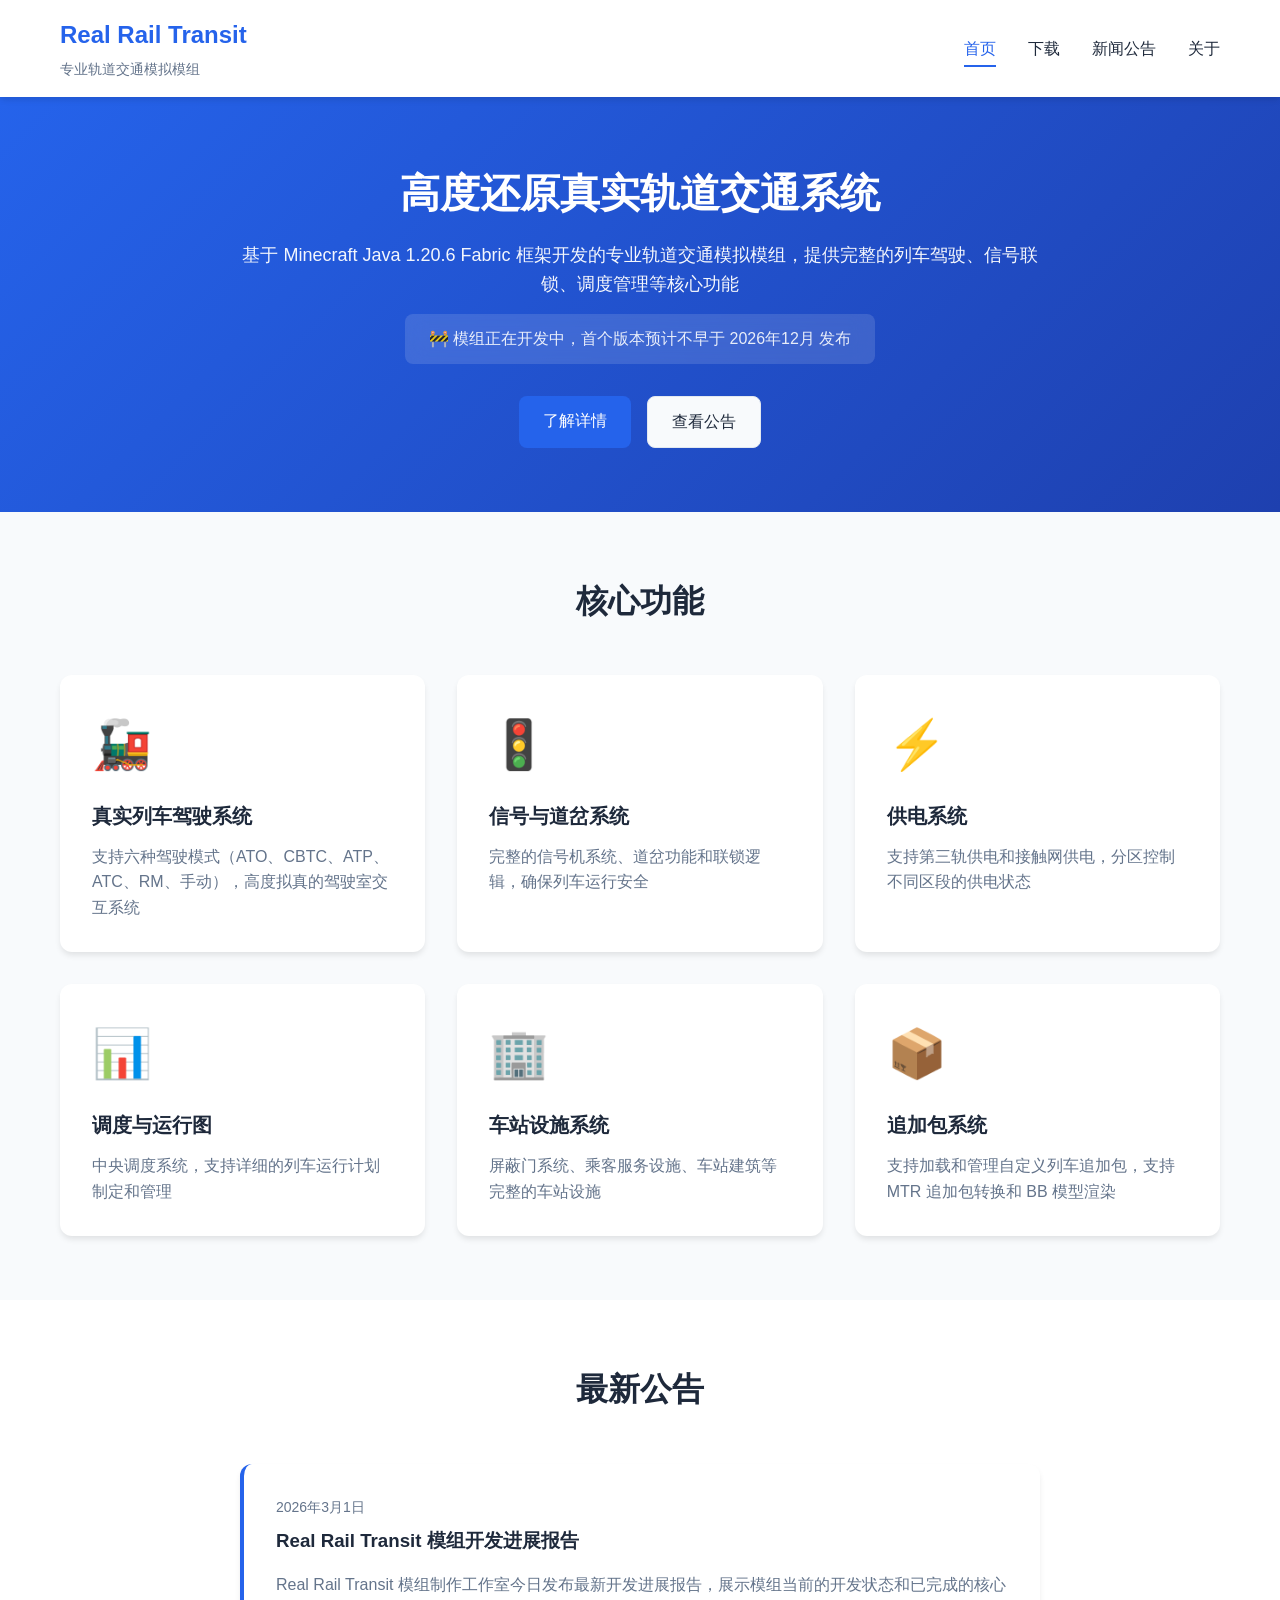
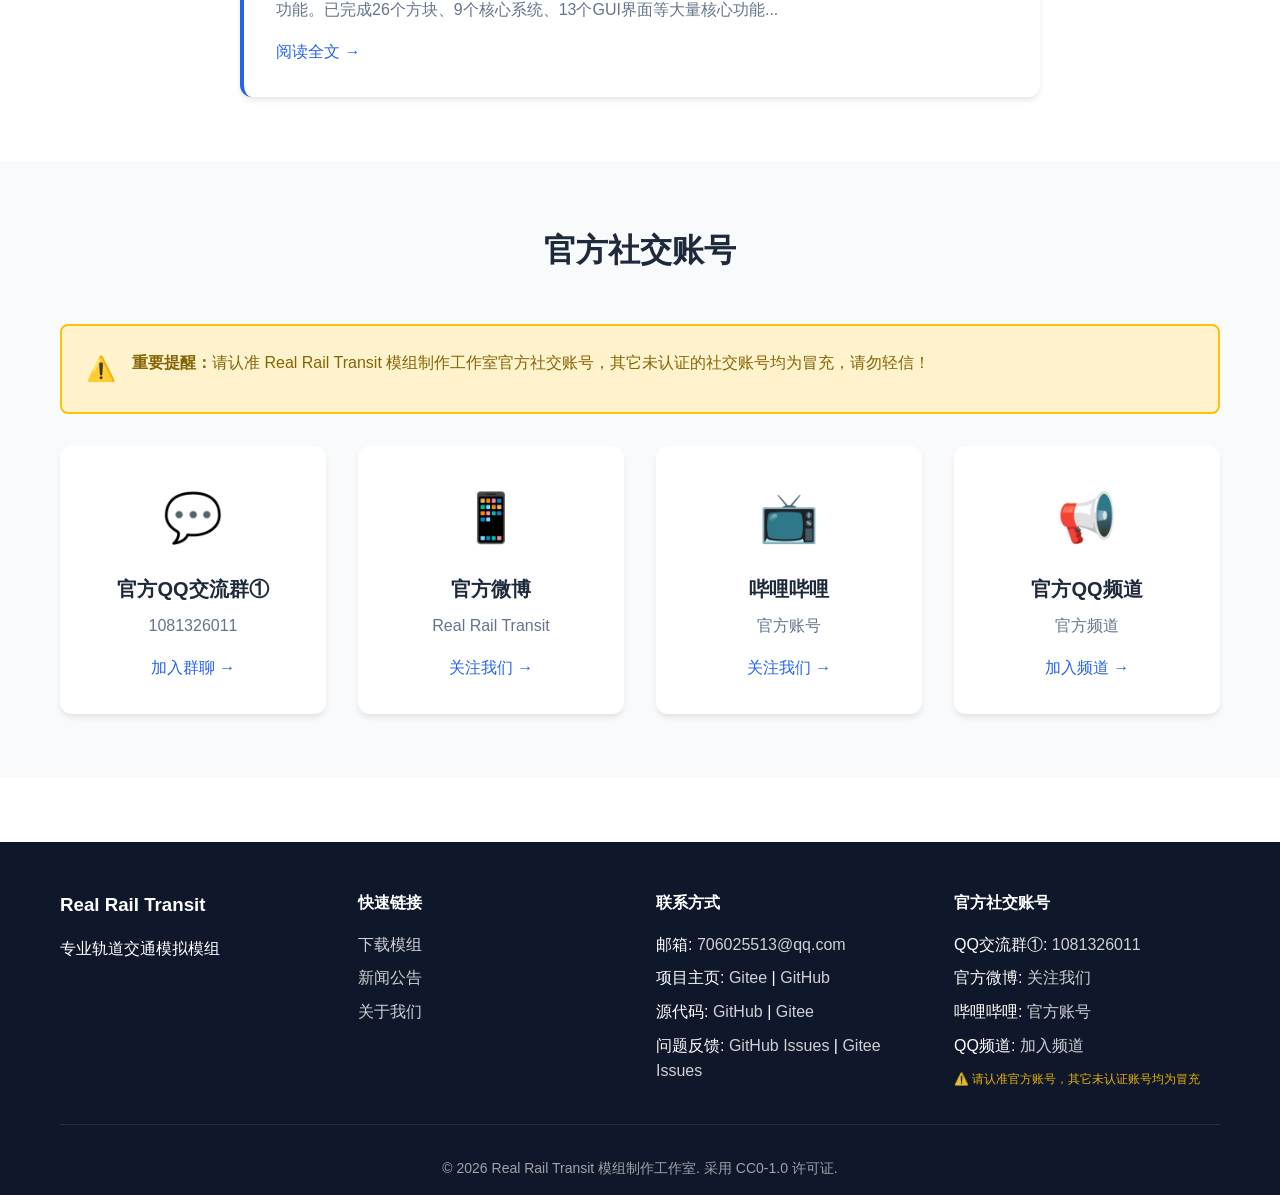
<file: website/index.html>
<!DOCTYPE html>
<html lang="zh-CN">
<head>
    <meta charset="UTF-8">
    <meta name="viewport" content="width=device-width, initial-scale=1.0">
    <title>Real Rail Transit - 专业轨道交通模拟模组</title>
    <link rel="stylesheet" href="css/style.css">
</head>
<body>
    <header class="header">
        <nav class="navbar">
            <div class="container">
                <div class="nav-brand">
                    <h1>Real Rail Transit</h1>
                    <p class="subtitle">专业轨道交通模拟模组</p>
                </div>
                <ul class="nav-menu">
                    <li><a href="index.html" class="active">首页</a></li>
                    <li><a href="download.html">下载</a></li>
                    <li><a href="news.html">新闻公告</a></li>
                    <li><a href="about.html">关于</a></li>
                </ul>
            </div>
        </nav>
    </header>

    <main>
        <section class="hero">
            <div class="container">
                <div class="hero-content">
                    <h2 class="hero-title">高度还原真实轨道交通系统</h2>
                    <p class="hero-description">基于 Minecraft Java 1.20.6 Fabric 框架开发的专业轨道交通模拟模组，提供完整的列车驾驶、信号联锁、调度管理等核心功能</p>
                    <p class="hero-release-info">🚧 模组正在开发中，首个版本预计不早于 2026年12月 发布</p>
                    <div class="hero-buttons">
                        <a href="download.html" class="btn btn-primary">了解详情</a>
                        <a href="news.html" class="btn btn-secondary">查看公告</a>
                    </div>
                </div>
            </div>
        </section>

        <section class="features">
            <div class="container">
                <h2 class="section-title">核心功能</h2>
                <div class="features-grid">
                    <div class="feature-card">
                        <div class="feature-icon">🚂</div>
                        <h3>真实列车驾驶系统</h3>
                        <p>支持六种驾驶模式（ATO、CBTC、ATP、ATC、RM、手动），高度拟真的驾驶室交互系统</p>
                    </div>
                    <div class="feature-card">
                        <div class="feature-icon">🚦</div>
                        <h3>信号与道岔系统</h3>
                        <p>完整的信号机系统、道岔功能和联锁逻辑，确保列车运行安全</p>
                    </div>
                    <div class="feature-card">
                        <div class="feature-icon">⚡</div>
                        <h3>供电系统</h3>
                        <p>支持第三轨供电和接触网供电，分区控制不同区段的供电状态</p>
                    </div>
                    <div class="feature-card">
                        <div class="feature-icon">📊</div>
                        <h3>调度与运行图</h3>
                        <p>中央调度系统，支持详细的列车运行计划制定和管理</p>
                    </div>
                    <div class="feature-card">
                        <div class="feature-icon">🏢</div>
                        <h3>车站设施系统</h3>
                        <p>屏蔽门系统、乘客服务设施、车站建筑等完整的车站设施</p>
                    </div>
                    <div class="feature-card">
                        <div class="feature-icon">📦</div>
                        <h3>追加包系统</h3>
                        <p>支持加载和管理自定义列车追加包，支持 MTR 追加包转换和 BB 模型渲染</p>
                    </div>
                </div>
            </div>
        </section>

        <section class="latest-news">
            <div class="container">
                <h2 class="section-title">最新公告</h2>
                <div class="news-preview">
                    <div class="news-card">
                        <div class="news-date">2026年3月1日</div>
                        <h3><a href="news-development.html">Real Rail Transit 模组开发进展报告</a></h3>
                        <p>Real Rail Transit 模组制作工作室今日发布最新开发进展报告，展示模组当前的开发状态和已完成的核心功能。已完成26个方块、9个核心系统、13个GUI界面等大量核心功能...</p>
                        <a href="news-development.html" class="read-more">阅读全文 →</a>
                    </div>
                </div>
            </div>
        </section>

        <section class="community">
            <div class="container">
                <h2 class="section-title">官方社交账号</h2>
                <div class="official-notice">
                    <div class="notice-icon">⚠️</div>
                    <p><strong>重要提醒：</strong>请认准 Real Rail Transit 模组制作工作室官方社交账号，其它未认证的社交账号均为冒充，请勿轻信！</p>
                </div>
                <div class="community-grid">
                    <a href="https://qm.qq.com/q/1081326011" target="_blank" rel="noopener" class="community-card">
                        <div class="community-icon">💬</div>
                        <h3>官方QQ交流群①</h3>
                        <p>1081326011</p>
                        <span class="community-link">加入群聊 →</span>
                    </a>
                    <a href="https://weibo.com/u/7928929999" target="_blank" rel="noopener" class="community-card">
                        <div class="community-icon">📱</div>
                        <h3>官方微博</h3>
                        <p>Real Rail Transit</p>
                        <span class="community-link">关注我们 →</span>
                    </a>
                    <a href="https://b23.tv/h0zlbkh" target="_blank" rel="noopener" class="community-card">
                        <div class="community-icon">📺</div>
                        <h3>哔哩哔哩</h3>
                        <p>官方账号</p>
                        <span class="community-link">关注我们 →</span>
                    </a>
                    <a href="https://pd.qq.com/s/hk04mn5bi?b=9" target="_blank" rel="noopener" class="community-card">
                        <div class="community-icon">📢</div>
                        <h3>官方QQ频道</h3>
                        <p>官方频道</p>
                        <span class="community-link">加入频道 →</span>
                    </a>
                </div>
            </div>
        </section>
    </main>

    <footer class="footer">
        <div class="container">
            <div class="footer-content">
                <div class="footer-section">
                    <h3>Real Rail Transit</h3>
                    <p>专业轨道交通模拟模组</p>
                </div>
                <div class="footer-section">
                    <h4>快速链接</h4>
                    <ul>
                        <li><a href="download.html">下载模组</a></li>
                        <li><a href="news.html">新闻公告</a></li>
                        <li><a href="about.html">关于我们</a></li>
                    </ul>
                </div>
                <div class="footer-section">
                    <h4>联系方式</h4>
                    <ul>
                        <li>邮箱: <a href="mailto:706025513@qq.com">706025513@qq.com</a></li>
                        <li>项目主页: <a href="https://gitee.com/blkdg/real-rail-transit-mod" target="_blank" rel="noopener">Gitee</a> | <a href="https://github.com/mcjcdsa/Real-Rail-Transit" target="_blank" rel="noopener">GitHub</a></li>
                        <li>源代码: <a href="https://github.com/mcjcdsa/Real-Rail-Transit.git" target="_blank" rel="noopener">GitHub</a> | <a href="https://gitee.com/blkdg/real-rail-transit-mod.git" target="_blank" rel="noopener">Gitee</a></li>
                        <li>问题反馈: <a href="https://github.com/mcjcdsa/Real-Rail-Transit/issues" target="_blank" rel="noopener">GitHub Issues</a> | <a href="https://gitee.com/blkdg/real-rail-transit-mod/issues" target="_blank" rel="noopener">Gitee Issues</a></li>
                    </ul>
                </div>
                <div class="footer-section">
                    <h4>官方社交账号</h4>
                    <ul>
                        <li>QQ交流群①: <a href="https://qm.qq.com/q/1081326011" target="_blank" rel="noopener">1081326011</a></li>
                        <li>官方微博: <a href="https://weibo.com/u/7928929999" target="_blank" rel="noopener">关注我们</a></li>
                        <li>哔哩哔哩: <a href="https://b23.tv/h0zlbkh" target="_blank" rel="noopener">官方账号</a></li>
                        <li>QQ频道: <a href="https://pd.qq.com/s/hk04mn5bi?b=9" target="_blank" rel="noopener">加入频道</a></li>
                    </ul>
                    <p class="footer-notice">⚠️ 请认准官方账号，其它未认证账号均为冒充</p>
                </div>
            </div>
            <div class="footer-bottom">
                <p>&copy; 2026 Real Rail Transit 模组制作工作室. 采用 CC0-1.0 许可证.</p>
            </div>
        </div>
    </footer>
</body>
</html>
</file>
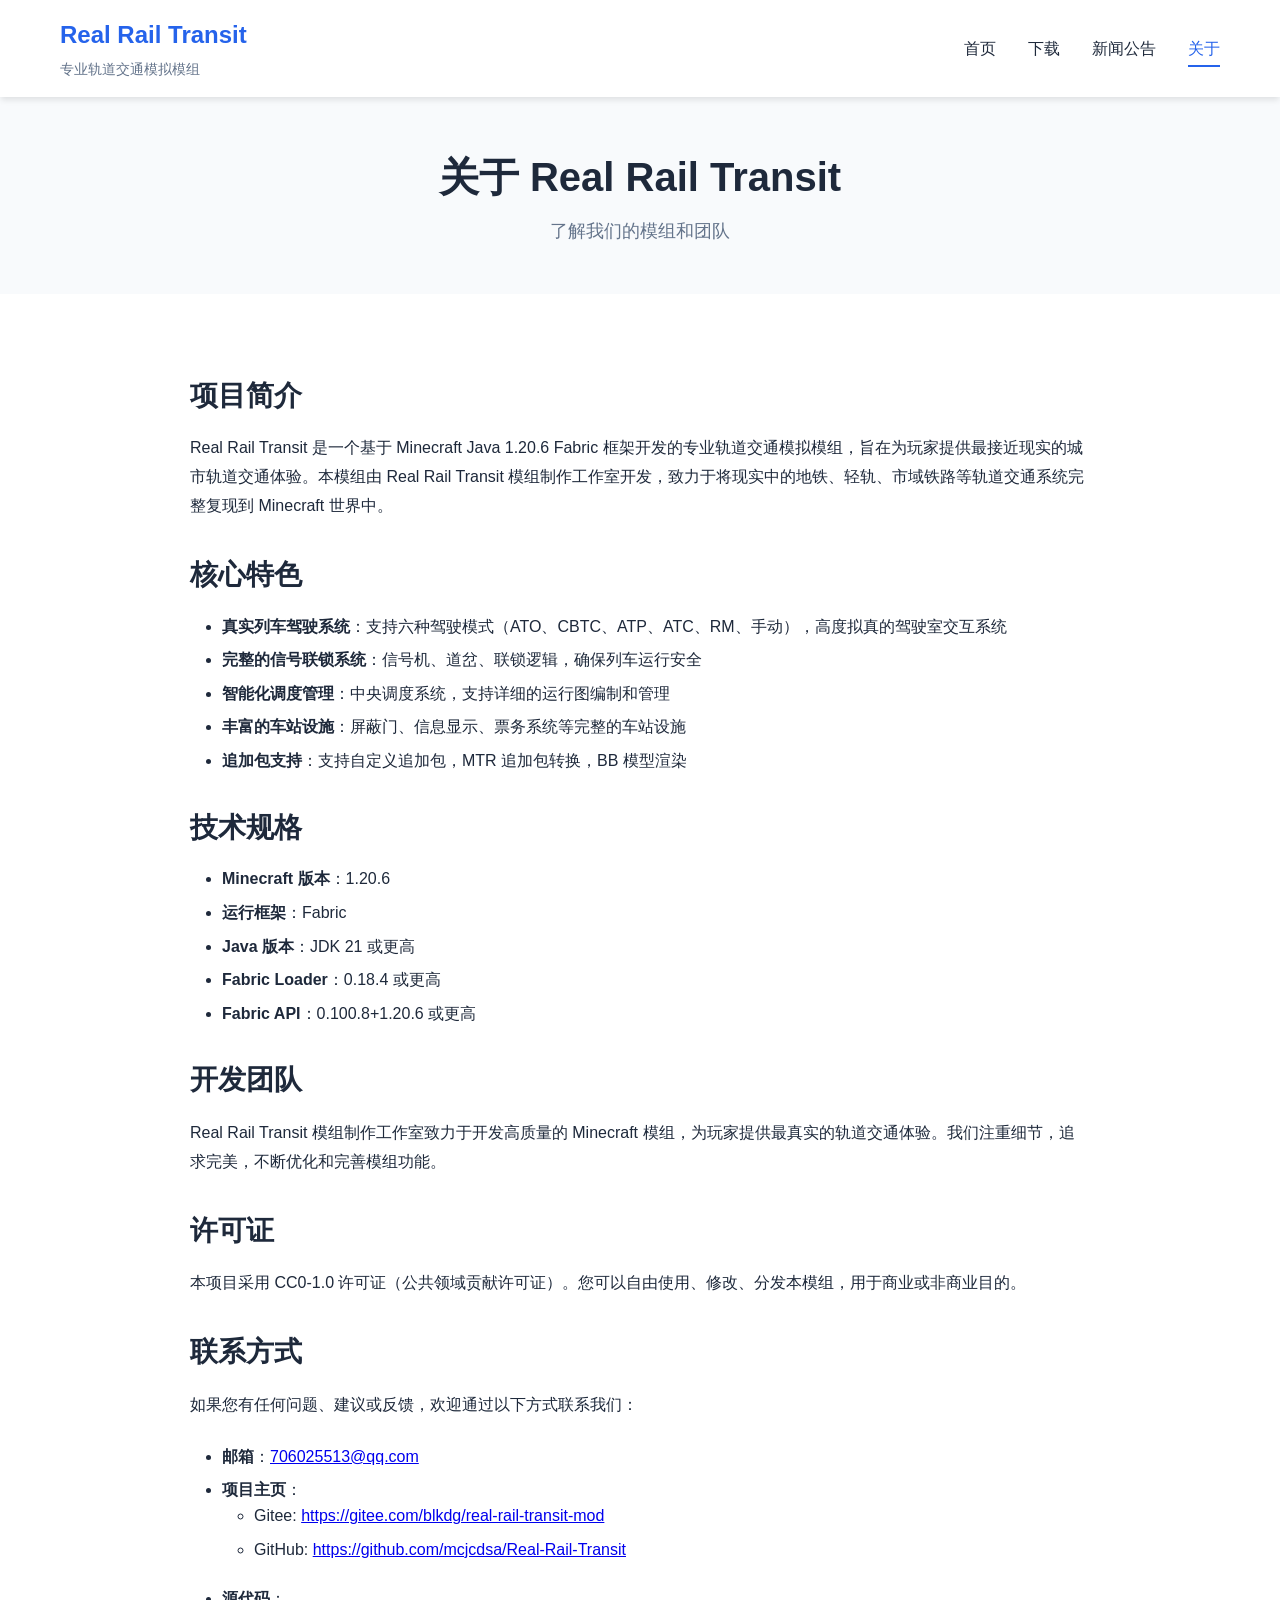
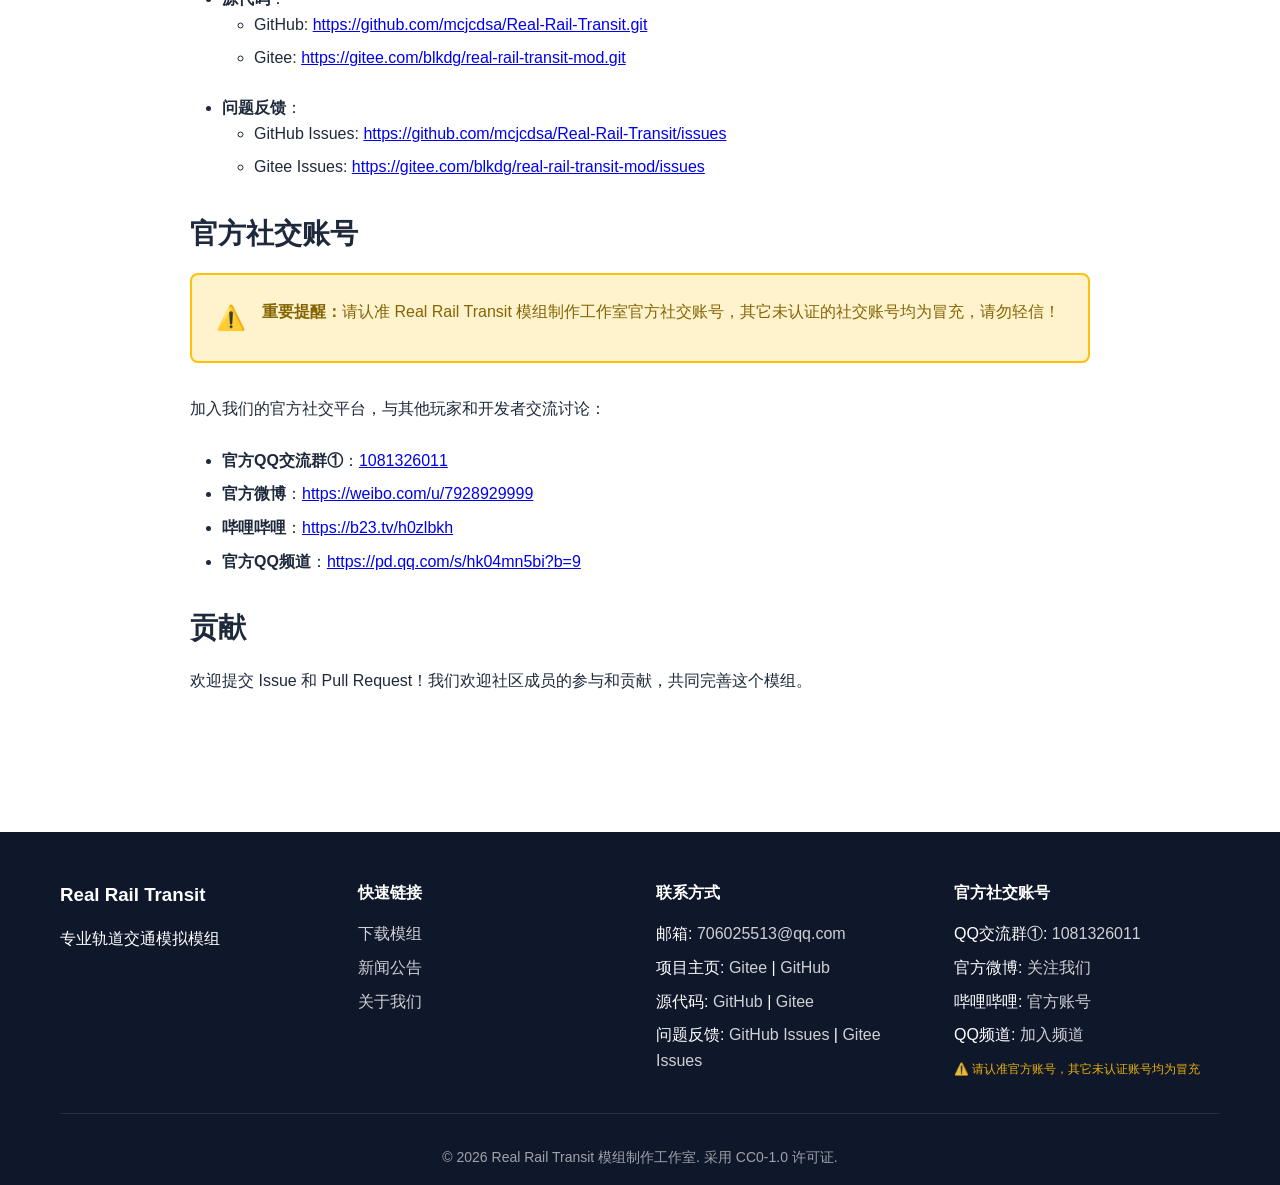
<file: website/about.html>
<!DOCTYPE html>
<html lang="zh-CN">
<head>
    <meta charset="UTF-8">
    <meta name="viewport" content="width=device-width, initial-scale=1.0">
    <title>关于 - Real Rail Transit</title>
    <link rel="stylesheet" href="css/style.css">
</head>
<body>
    <header class="header">
        <nav class="navbar">
            <div class="container">
                <div class="nav-brand">
                    <h1>Real Rail Transit</h1>
                    <p class="subtitle">专业轨道交通模拟模组</p>
                </div>
                <ul class="nav-menu">
                    <li><a href="index.html">首页</a></li>
                    <li><a href="download.html">下载</a></li>
                    <li><a href="news.html">新闻公告</a></li>
                    <li><a href="about.html" class="active">关于</a></li>
                </ul>
            </div>
        </nav>
    </header>

    <main>
        <section class="page-header">
            <div class="container">
                <h1>关于 Real Rail Transit</h1>
                <p>了解我们的模组和团队</p>
            </div>
        </section>

        <section class="about-section">
            <div class="container">
                <div class="about-content">
                    <h2>项目简介</h2>
                    <p>Real Rail Transit 是一个基于 Minecraft Java 1.20.6 Fabric 框架开发的专业轨道交通模拟模组，旨在为玩家提供最接近现实的城市轨道交通体验。本模组由 Real Rail Transit 模组制作工作室开发，致力于将现实中的地铁、轻轨、市域铁路等轨道交通系统完整复现到 Minecraft 世界中。</p>

                    <h2>核心特色</h2>
                    <ul>
                        <li><strong>真实列车驾驶系统</strong>：支持六种驾驶模式（ATO、CBTC、ATP、ATC、RM、手动），高度拟真的驾驶室交互系统</li>
                        <li><strong>完整的信号联锁系统</strong>：信号机、道岔、联锁逻辑，确保列车运行安全</li>
                        <li><strong>智能化调度管理</strong>：中央调度系统，支持详细的运行图编制和管理</li>
                        <li><strong>丰富的车站设施</strong>：屏蔽门、信息显示、票务系统等完整的车站设施</li>
                        <li><strong>追加包支持</strong>：支持自定义追加包，MTR 追加包转换，BB 模型渲染</li>
                    </ul>

                    <h2>技术规格</h2>
                    <ul>
                        <li><strong>Minecraft 版本</strong>：1.20.6</li>
                        <li><strong>运行框架</strong>：Fabric</li>
                        <li><strong>Java 版本</strong>：JDK 21 或更高</li>
                        <li><strong>Fabric Loader</strong>：0.18.4 或更高</li>
                        <li><strong>Fabric API</strong>：0.100.8+1.20.6 或更高</li>
                    </ul>

                    <h2>开发团队</h2>
                    <p>Real Rail Transit 模组制作工作室致力于开发高质量的 Minecraft 模组，为玩家提供最真实的轨道交通体验。我们注重细节，追求完美，不断优化和完善模组功能。</p>

                    <h2>许可证</h2>
                    <p>本项目采用 CC0-1.0 许可证（公共领域贡献许可证）。您可以自由使用、修改、分发本模组，用于商业或非商业目的。</p>

                    <h2>联系方式</h2>
                    <p>如果您有任何问题、建议或反馈，欢迎通过以下方式联系我们：</p>
                    <ul>
                        <li><strong>邮箱</strong>：<a href="mailto:706025513@qq.com">706025513@qq.com</a></li>
                        <li><strong>项目主页</strong>：
                            <ul>
                                <li>Gitee: <a href="https://gitee.com/blkdg/real-rail-transit-mod" target="_blank" rel="noopener">https://gitee.com/blkdg/real-rail-transit-mod</a></li>
                                <li>GitHub: <a href="https://github.com/mcjcdsa/Real-Rail-Transit" target="_blank" rel="noopener">https://github.com/mcjcdsa/Real-Rail-Transit</a></li>
                            </ul>
                        </li>
                        <li><strong>源代码</strong>：
                            <ul>
                                <li>GitHub: <a href="https://github.com/mcjcdsa/Real-Rail-Transit.git" target="_blank" rel="noopener">https://github.com/mcjcdsa/Real-Rail-Transit.git</a></li>
                                <li>Gitee: <a href="https://gitee.com/blkdg/real-rail-transit-mod.git" target="_blank" rel="noopener">https://gitee.com/blkdg/real-rail-transit-mod.git</a></li>
                            </ul>
                        </li>
                        <li><strong>问题反馈</strong>：
                            <ul>
                                <li>GitHub Issues: <a href="https://github.com/mcjcdsa/Real-Rail-Transit/issues" target="_blank" rel="noopener">https://github.com/mcjcdsa/Real-Rail-Transit/issues</a></li>
                                <li>Gitee Issues: <a href="https://gitee.com/blkdg/real-rail-transit-mod/issues" target="_blank" rel="noopener">https://gitee.com/blkdg/real-rail-transit-mod/issues</a></li>
                            </ul>
                        </li>
                    </ul>

                    <h2>官方社交账号</h2>
                    <div class="official-notice">
                        <div class="notice-icon">⚠️</div>
                        <p><strong>重要提醒：</strong>请认准 Real Rail Transit 模组制作工作室官方社交账号，其它未认证的社交账号均为冒充，请勿轻信！</p>
                    </div>
                    <p>加入我们的官方社交平台，与其他玩家和开发者交流讨论：</p>
                    <ul>
                        <li><strong>官方QQ交流群①</strong>：<a href="https://qm.qq.com/q/1081326011" target="_blank" rel="noopener">1081326011</a></li>
                        <li><strong>官方微博</strong>：<a href="https://weibo.com/u/7928929999" target="_blank" rel="noopener">https://weibo.com/u/7928929999</a></li>
                        <li><strong>哔哩哔哩</strong>：<a href="https://b23.tv/h0zlbkh" target="_blank" rel="noopener">https://b23.tv/h0zlbkh</a></li>
                        <li><strong>官方QQ频道</strong>：<a href="https://pd.qq.com/s/hk04mn5bi?b=9" target="_blank" rel="noopener">https://pd.qq.com/s/hk04mn5bi?b=9</a></li>
                    </ul>

                    <h2>贡献</h2>
                    <p>欢迎提交 Issue 和 Pull Request！我们欢迎社区成员的参与和贡献，共同完善这个模组。</p>
                </div>
            </div>
        </section>
    </main>

    <footer class="footer">
        <div class="container">
            <div class="footer-content">
                <div class="footer-section">
                    <h3>Real Rail Transit</h3>
                    <p>专业轨道交通模拟模组</p>
                </div>
                <div class="footer-section">
                    <h4>快速链接</h4>
                    <ul>
                        <li><a href="download.html">下载模组</a></li>
                        <li><a href="news.html">新闻公告</a></li>
                        <li><a href="about.html">关于我们</a></li>
                    </ul>
                </div>
                <div class="footer-section">
                    <h4>联系方式</h4>
                    <ul>
                        <li>邮箱: <a href="mailto:706025513@qq.com">706025513@qq.com</a></li>
                        <li>项目主页: <a href="https://gitee.com/blkdg/real-rail-transit-mod" target="_blank" rel="noopener">Gitee</a> | <a href="https://github.com/mcjcdsa/Real-Rail-Transit" target="_blank" rel="noopener">GitHub</a></li>
                        <li>源代码: <a href="https://github.com/mcjcdsa/Real-Rail-Transit.git" target="_blank" rel="noopener">GitHub</a> | <a href="https://gitee.com/blkdg/real-rail-transit-mod.git" target="_blank" rel="noopener">Gitee</a></li>
                        <li>问题反馈: <a href="https://github.com/mcjcdsa/Real-Rail-Transit/issues" target="_blank" rel="noopener">GitHub Issues</a> | <a href="https://gitee.com/blkdg/real-rail-transit-mod/issues" target="_blank" rel="noopener">Gitee Issues</a></li>
                    </ul>
                </div>
                <div class="footer-section">
                    <h4>官方社交账号</h4>
                    <ul>
                        <li>QQ交流群①: <a href="https://qm.qq.com/q/1081326011" target="_blank" rel="noopener">1081326011</a></li>
                        <li>官方微博: <a href="https://weibo.com/u/7928929999" target="_blank" rel="noopener">关注我们</a></li>
                        <li>哔哩哔哩: <a href="https://b23.tv/h0zlbkh" target="_blank" rel="noopener">官方账号</a></li>
                        <li>QQ频道: <a href="https://pd.qq.com/s/hk04mn5bi?b=9" target="_blank" rel="noopener">加入频道</a></li>
                    </ul>
                    <p class="footer-notice">⚠️ 请认准官方账号，其它未认证账号均为冒充</p>
                </div>
            </div>
            <div class="footer-bottom">
                <p>&copy; 2026 Real Rail Transit 模组制作工作室. 采用 CC0-1.0 许可证.</p>
            </div>
        </div>
    </footer>
</body>
</html>
</file>
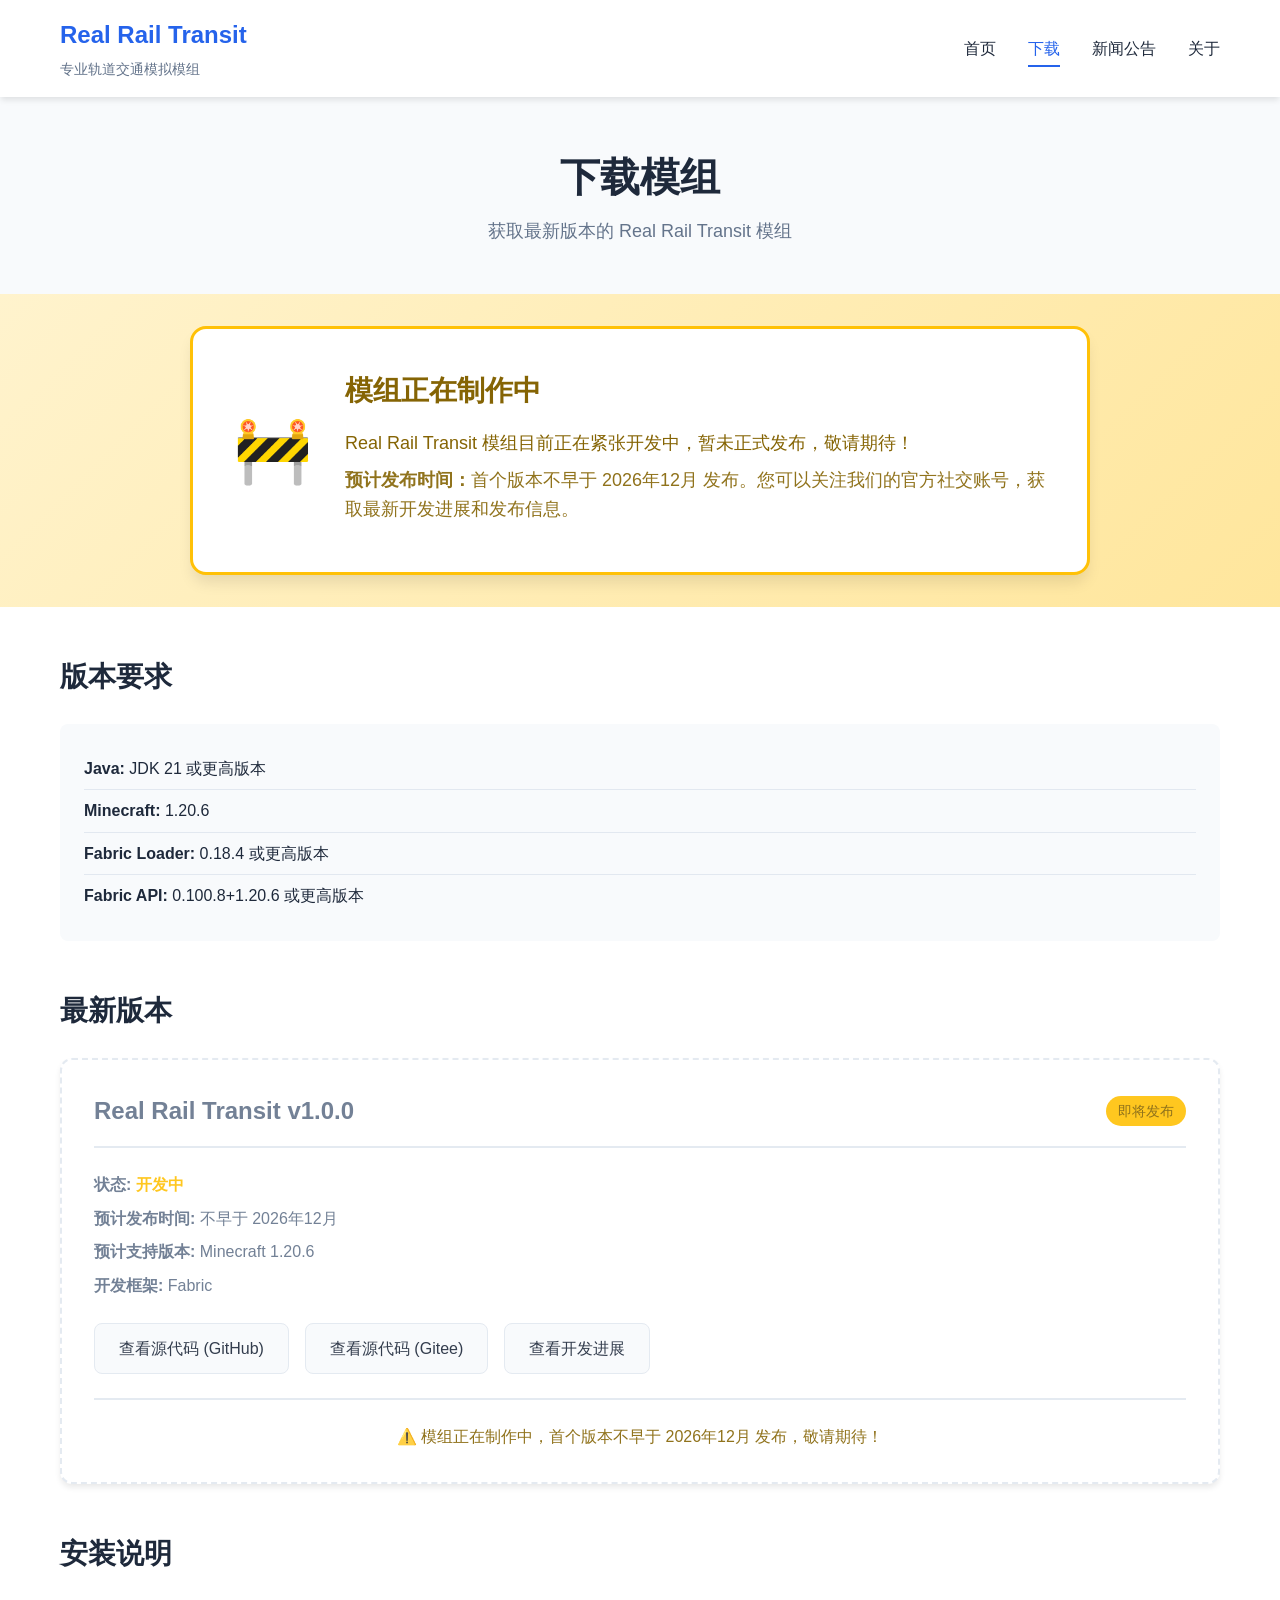
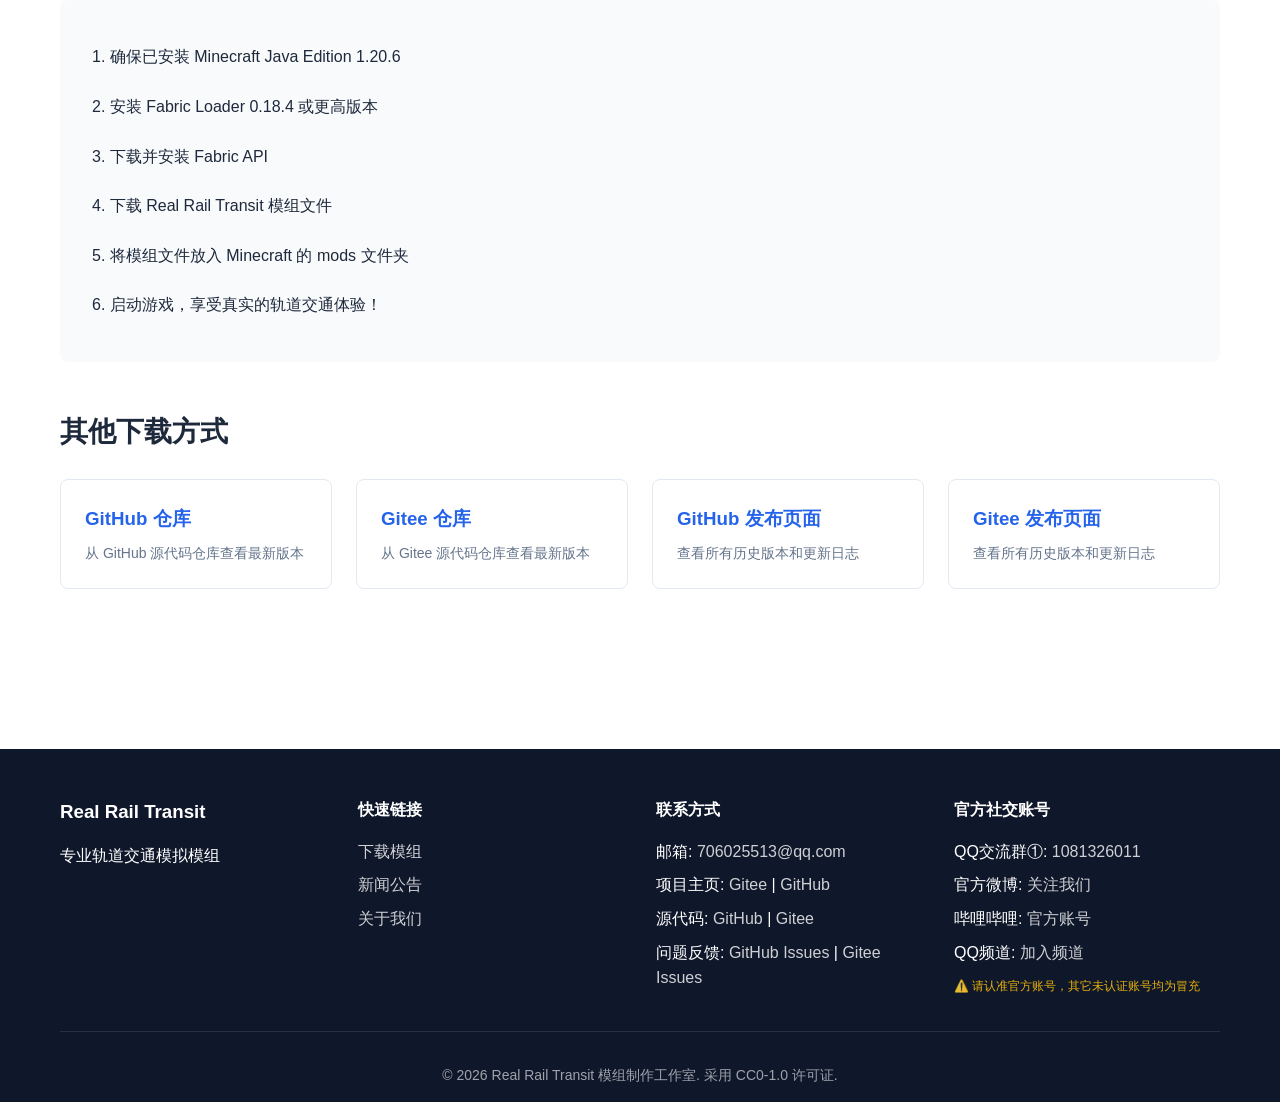
<file: website/download.html>
<!DOCTYPE html>
<html lang="zh-CN">
<head>
    <meta charset="UTF-8">
    <meta name="viewport" content="width=device-width, initial-scale=1.0">
    <title>下载 - Real Rail Transit</title>
    <link rel="stylesheet" href="css/style.css">
</head>
<body>
    <header class="header">
        <nav class="navbar">
            <div class="container">
                <div class="nav-brand">
                    <h1>Real Rail Transit</h1>
                    <p class="subtitle">专业轨道交通模拟模组</p>
                </div>
                <ul class="nav-menu">
                    <li><a href="index.html">首页</a></li>
                    <li><a href="download.html" class="active">下载</a></li>
                    <li><a href="news.html">新闻公告</a></li>
                    <li><a href="about.html">关于</a></li>
                </ul>
            </div>
        </nav>
    </header>

    <main>
        <section class="page-header">
            <div class="container">
                <h1>下载模组</h1>
                <p>获取最新版本的 Real Rail Transit 模组</p>
            </div>
        </section>

        <section class="download-notice-section">
            <div class="container">
                <div class="download-notice">
                    <div class="notice-icon-large">🚧</div>
                    <div class="notice-content">
                        <h2>模组正在制作中</h2>
                        <p>Real Rail Transit 模组目前正在紧张开发中，暂未正式发布，敬请期待！</p>
                        <p class="notice-sub"><strong>预计发布时间：</strong>首个版本不早于 2026年12月 发布。您可以关注我们的官方社交账号，获取最新开发进展和发布信息。</p>
                    </div>
                </div>
            </div>
        </section>

        <section class="download-section">
            <div class="container">
                <div class="download-info">
                    <h2>版本要求</h2>
                    <ul class="requirements-list">
                        <li><strong>Java:</strong> JDK 21 或更高版本</li>
                        <li><strong>Minecraft:</strong> 1.20.6</li>
                        <li><strong>Fabric Loader:</strong> 0.18.4 或更高版本</li>
                        <li><strong>Fabric API:</strong> 0.100.8+1.20.6 或更高版本</li>
                    </ul>
                </div>

                <div class="download-version">
                    <h2>最新版本</h2>
                    <div class="version-card version-card-disabled">
                        <div class="version-header">
                            <h3>Real Rail Transit v1.0.0</h3>
                            <span class="version-badge version-badge-coming">即将发布</span>
                        </div>
                        <div class="version-info">
                            <p><strong>状态:</strong> <span class="status-text">开发中</span></p>
                            <p><strong>预计发布时间:</strong> 不早于 2026年12月</p>
                            <p><strong>预计支持版本:</strong> Minecraft 1.20.6</p>
                            <p><strong>开发框架:</strong> Fabric</p>
                        </div>
                        <div class="version-actions">
                            <a href="https://github.com/mcjcdsa/Real-Rail-Transit" target="_blank" rel="noopener" class="btn btn-secondary">查看源代码 (GitHub)</a>
                            <a href="https://gitee.com/blkdg/real-rail-transit-mod" target="_blank" rel="noopener" class="btn btn-secondary">查看源代码 (Gitee)</a>
                            <a href="news.html" class="btn btn-secondary">查看开发进展</a>
                        </div>
                        <div class="version-notice">
                            <p>⚠️ 模组正在制作中，首个版本不早于 2026年12月 发布，敬请期待！</p>
                        </div>
                    </div>
                </div>

                <div class="download-instructions">
                    <h2>安装说明</h2>
                    <ol class="instructions-list">
                        <li>确保已安装 Minecraft Java Edition 1.20.6</li>
                        <li>安装 Fabric Loader 0.18.4 或更高版本</li>
                        <li>下载并安装 Fabric API</li>
                        <li>下载 Real Rail Transit 模组文件</li>
                        <li>将模组文件放入 Minecraft 的 mods 文件夹</li>
                        <li>启动游戏，享受真实的轨道交通体验！</li>
                    </ol>
                </div>

                <div class="download-alternative">
                    <h2>其他下载方式</h2>
                    <div class="alternative-links">
                        <a href="https://github.com/mcjcdsa/Real-Rail-Transit" target="_blank" rel="noopener" class="link-card">
                            <h3>GitHub 仓库</h3>
                            <p>从 GitHub 源代码仓库查看最新版本</p>
                        </a>
                        <a href="https://gitee.com/blkdg/real-rail-transit-mod" target="_blank" rel="noopener" class="link-card">
                            <h3>Gitee 仓库</h3>
                            <p>从 Gitee 源代码仓库查看最新版本</p>
                        </a>
                        <a href="https://github.com/mcjcdsa/Real-Rail-Transit/releases" target="_blank" rel="noopener" class="link-card">
                            <h3>GitHub 发布页面</h3>
                            <p>查看所有历史版本和更新日志</p>
                        </a>
                        <a href="https://gitee.com/blkdg/real-rail-transit-mod/releases" target="_blank" rel="noopener" class="link-card">
                            <h3>Gitee 发布页面</h3>
                            <p>查看所有历史版本和更新日志</p>
                        </a>
                    </div>
                </div>
            </div>
        </section>
    </main>

    <footer class="footer">
        <div class="container">
            <div class="footer-content">
                <div class="footer-section">
                    <h3>Real Rail Transit</h3>
                    <p>专业轨道交通模拟模组</p>
                </div>
                <div class="footer-section">
                    <h4>快速链接</h4>
                    <ul>
                        <li><a href="download.html">下载模组</a></li>
                        <li><a href="news.html">新闻公告</a></li>
                        <li><a href="about.html">关于我们</a></li>
                    </ul>
                </div>
                <div class="footer-section">
                    <h4>联系方式</h4>
                    <ul>
                        <li>邮箱: <a href="mailto:706025513@qq.com">706025513@qq.com</a></li>
                        <li>项目主页: <a href="https://gitee.com/blkdg/real-rail-transit-mod" target="_blank" rel="noopener">Gitee</a> | <a href="https://github.com/mcjcdsa/Real-Rail-Transit" target="_blank" rel="noopener">GitHub</a></li>
                        <li>源代码: <a href="https://github.com/mcjcdsa/Real-Rail-Transit.git" target="_blank" rel="noopener">GitHub</a> | <a href="https://gitee.com/blkdg/real-rail-transit-mod.git" target="_blank" rel="noopener">Gitee</a></li>
                        <li>问题反馈: <a href="https://github.com/mcjcdsa/Real-Rail-Transit/issues" target="_blank" rel="noopener">GitHub Issues</a> | <a href="https://gitee.com/blkdg/real-rail-transit-mod/issues" target="_blank" rel="noopener">Gitee Issues</a></li>
                    </ul>
                </div>
                <div class="footer-section">
                    <h4>官方社交账号</h4>
                    <ul>
                        <li>QQ交流群①: <a href="https://qm.qq.com/q/1081326011" target="_blank" rel="noopener">1081326011</a></li>
                        <li>官方微博: <a href="https://weibo.com/u/7928929999" target="_blank" rel="noopener">关注我们</a></li>
                        <li>哔哩哔哩: <a href="https://b23.tv/h0zlbkh" target="_blank" rel="noopener">官方账号</a></li>
                        <li>QQ频道: <a href="https://pd.qq.com/s/hk04mn5bi?b=9" target="_blank" rel="noopener">加入频道</a></li>
                    </ul>
                    <p class="footer-notice">⚠️ 请认准官方账号，其它未认证账号均为冒充</p>
                </div>
            </div>
            <div class="footer-bottom">
                <p>&copy; 2026 Real Rail Transit 模组制作工作室. 采用 CC0-1.0 许可证.</p>
            </div>
        </div>
    </footer>
</body>
</html>
</file>
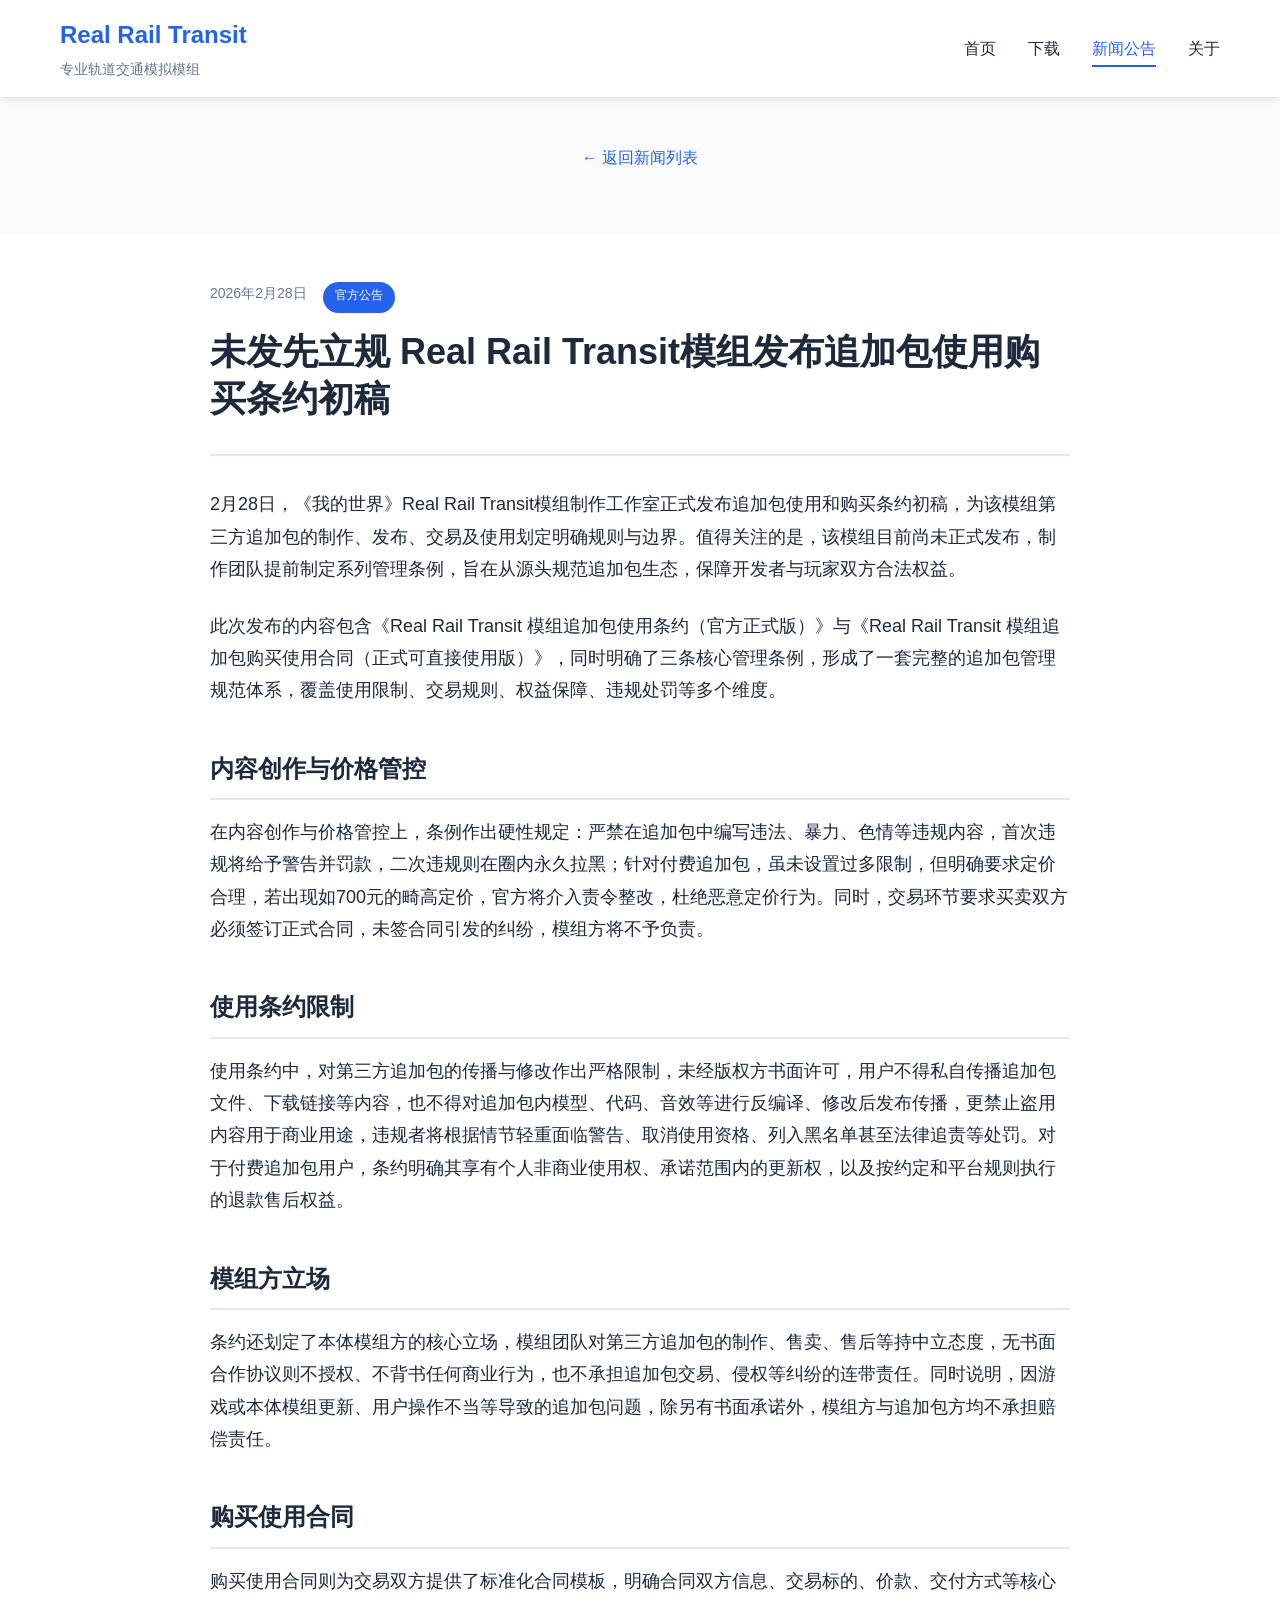
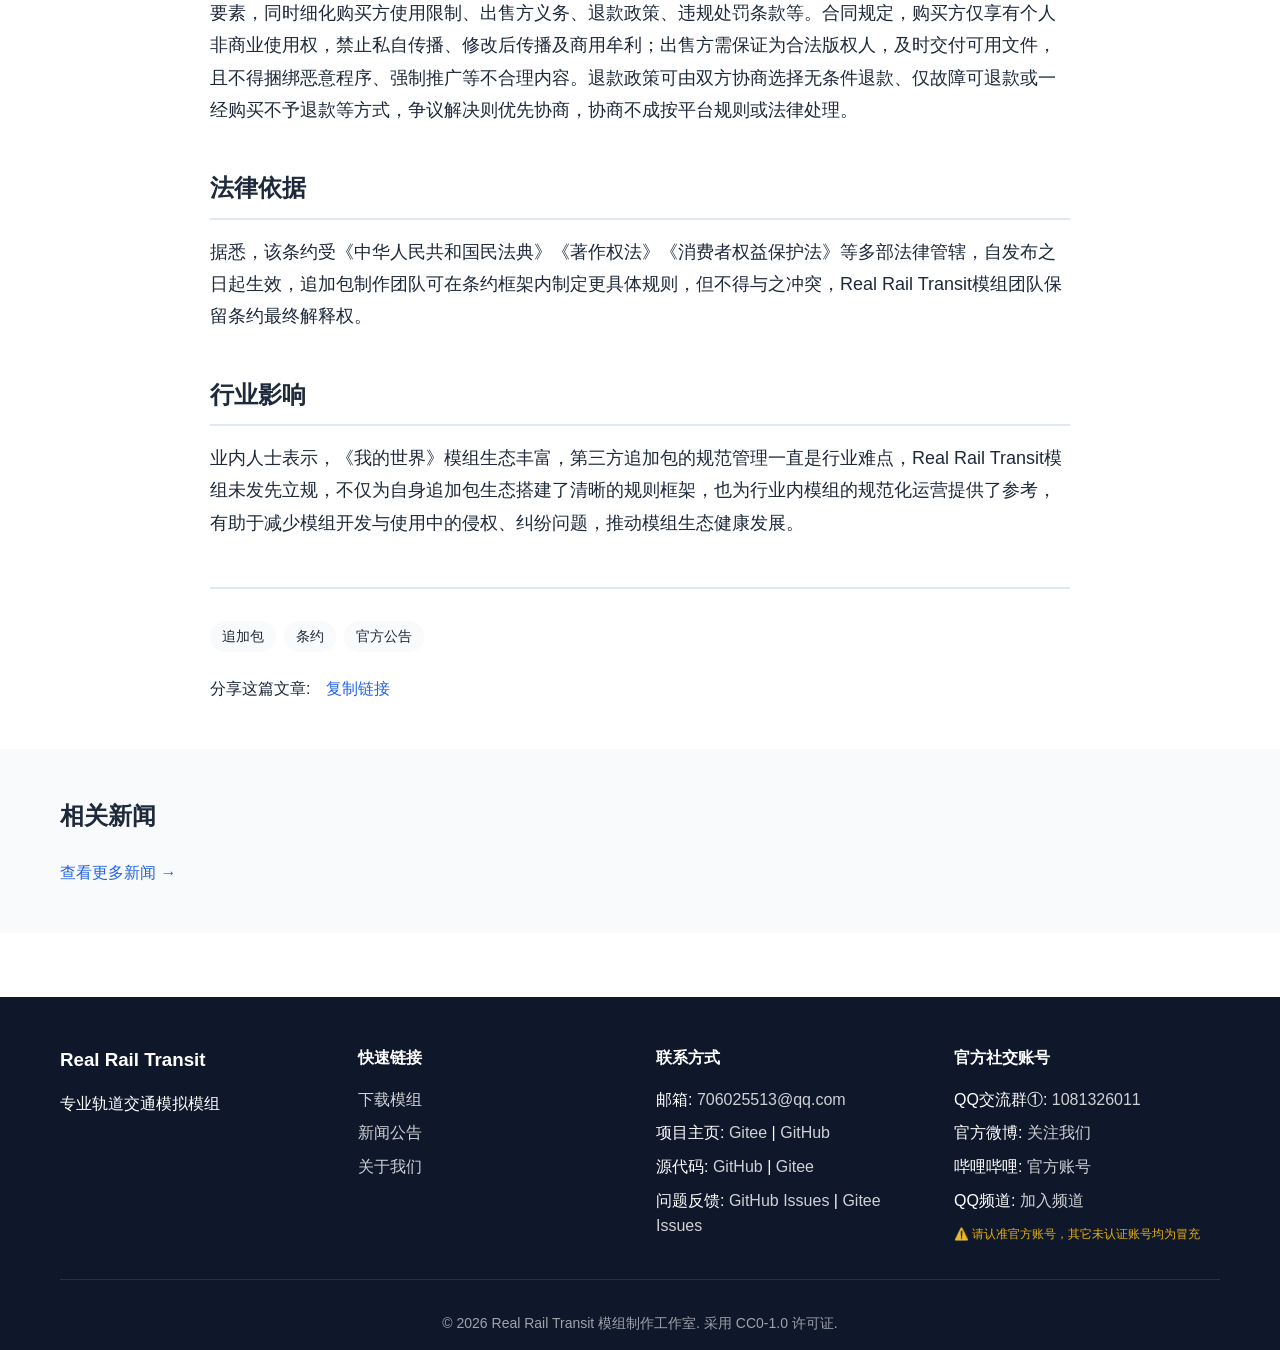
<file: website/news-detail.html>
<!DOCTYPE html>
<html lang="zh-CN">
<head>
    <meta charset="UTF-8">
    <meta name="viewport" content="width=device-width, initial-scale=1.0">
    <title>未发先立规 Real Rail Transit模组发布追加包使用购买条约初稿 - Real Rail Transit</title>
    <link rel="stylesheet" href="css/style.css">
    <script src="js/main.js" defer></script>
</head>
<body>
    <header class="header">
        <nav class="navbar">
            <div class="container">
                <div class="nav-brand">
                    <h1>Real Rail Transit</h1>
                    <p class="subtitle">专业轨道交通模拟模组</p>
                </div>
                <ul class="nav-menu">
                    <li><a href="index.html">首页</a></li>
                    <li><a href="download.html">下载</a></li>
                    <li><a href="news.html" class="active">新闻公告</a></li>
                    <li><a href="about.html">关于</a></li>
                </ul>
            </div>
        </nav>
    </header>

    <main>
        <section class="page-header">
            <div class="container">
                <a href="news.html" class="back-link">← 返回新闻列表</a>
            </div>
        </section>

        <article class="news-detail">
            <div class="container">
                <header class="news-header">
                    <div class="news-meta">
                        <span class="news-date">2026年2月28日</span>
                        <span class="news-category">官方公告</span>
                    </div>
                    <h1>未发先立规 Real Rail Transit模组发布追加包使用购买条约初稿</h1>
                </header>

                <div class="news-content">
                    <p>2月28日，《我的世界》Real Rail Transit模组制作工作室正式发布追加包使用和购买条约初稿，为该模组第三方追加包的制作、发布、交易及使用划定明确规则与边界。值得关注的是，该模组目前尚未正式发布，制作团队提前制定系列管理条例，旨在从源头规范追加包生态，保障开发者与玩家双方合法权益。</p>

                    <p>此次发布的内容包含《Real Rail Transit 模组追加包使用条约（官方正式版）》与《Real Rail Transit 模组追加包购买使用合同（正式可直接使用版）》，同时明确了三条核心管理条例，形成了一套完整的追加包管理规范体系，覆盖使用限制、交易规则、权益保障、违规处罚等多个维度。</p>

                    <h2>内容创作与价格管控</h2>
                    <p>在内容创作与价格管控上，条例作出硬性规定：严禁在追加包中编写违法、暴力、色情等违规内容，首次违规将给予警告并罚款，二次违规则在圈内永久拉黑；针对付费追加包，虽未设置过多限制，但明确要求定价合理，若出现如700元的畸高定价，官方将介入责令整改，杜绝恶意定价行为。同时，交易环节要求买卖双方必须签订正式合同，未签合同引发的纠纷，模组方将不予负责。</p>

                    <h2>使用条约限制</h2>
                    <p>使用条约中，对第三方追加包的传播与修改作出严格限制，未经版权方书面许可，用户不得私自传播追加包文件、下载链接等内容，也不得对追加包内模型、代码、音效等进行反编译、修改后发布传播，更禁止盗用内容用于商业用途，违规者将根据情节轻重面临警告、取消使用资格、列入黑名单甚至法律追责等处罚。对于付费追加包用户，条约明确其享有个人非商业使用权、承诺范围内的更新权，以及按约定和平台规则执行的退款售后权益。</p>

                    <h2>模组方立场</h2>
                    <p>条约还划定了本体模组方的核心立场，模组团队对第三方追加包的制作、售卖、售后等持中立态度，无书面合作协议则不授权、不背书任何商业行为，也不承担追加包交易、侵权等纠纷的连带责任。同时说明，因游戏或本体模组更新、用户操作不当等导致的追加包问题，除另有书面承诺外，模组方与追加包方均不承担赔偿责任。</p>

                    <h2>购买使用合同</h2>
                    <p>购买使用合同则为交易双方提供了标准化合同模板，明确合同双方信息、交易标的、价款、交付方式等核心要素，同时细化购买方使用限制、出售方义务、退款政策、违规处罚条款等。合同规定，购买方仅享有个人非商业使用权，禁止私自传播、修改后传播及商用牟利；出售方需保证为合法版权人，及时交付可用文件，且不得捆绑恶意程序、强制推广等不合理内容。退款政策可由双方协商选择无条件退款、仅故障可退款或一经购买不予退款等方式，争议解决则优先协商，协商不成按平台规则或法律处理。</p>

                    <h2>法律依据</h2>
                    <p>据悉，该条约受《中华人民共和国民法典》《著作权法》《消费者权益保护法》等多部法律管辖，自发布之日起生效，追加包制作团队可在条约框架内制定更具体规则，但不得与之冲突，Real Rail Transit模组团队保留条约最终解释权。</p>

                    <h2>行业影响</h2>
                    <p>业内人士表示，《我的世界》模组生态丰富，第三方追加包的规范管理一直是行业难点，Real Rail Transit模组未发先立规，不仅为自身追加包生态搭建了清晰的规则框架，也为行业内模组的规范化运营提供了参考，有助于减少模组开发与使用中的侵权、纠纷问题，推动模组生态健康发展。</p>
                </div>

                <div class="news-footer">
                    <div class="news-tags">
                        <span class="tag">追加包</span>
                        <span class="tag">条约</span>
                        <span class="tag">官方公告</span>
                    </div>
                    <div class="news-share">
                        <p>分享这篇文章:</p>
                        <a href="#" class="share-link">复制链接</a>
                    </div>
                </div>
            </div>
        </article>

        <section class="related-news">
            <div class="container">
                <h2>相关新闻</h2>
                <div class="related-list">
                    <a href="news.html" class="related-item">查看更多新闻 →</a>
                </div>
            </div>
        </section>
    </main>

    <footer class="footer">
        <div class="container">
            <div class="footer-content">
                <div class="footer-section">
                    <h3>Real Rail Transit</h3>
                    <p>专业轨道交通模拟模组</p>
                </div>
                <div class="footer-section">
                    <h4>快速链接</h4>
                    <ul>
                        <li><a href="download.html">下载模组</a></li>
                        <li><a href="news.html">新闻公告</a></li>
                        <li><a href="about.html">关于我们</a></li>
                    </ul>
                </div>
                <div class="footer-section">
                    <h4>联系方式</h4>
                    <ul>
                        <li>邮箱: <a href="mailto:706025513@qq.com">706025513@qq.com</a></li>
                        <li>项目主页: <a href="https://gitee.com/blkdg/real-rail-transit-mod" target="_blank" rel="noopener">Gitee</a> | <a href="https://github.com/mcjcdsa/Real-Rail-Transit" target="_blank" rel="noopener">GitHub</a></li>
                        <li>源代码: <a href="https://github.com/mcjcdsa/Real-Rail-Transit.git" target="_blank" rel="noopener">GitHub</a> | <a href="https://gitee.com/blkdg/real-rail-transit-mod.git" target="_blank" rel="noopener">Gitee</a></li>
                        <li>问题反馈: <a href="https://github.com/mcjcdsa/Real-Rail-Transit/issues" target="_blank" rel="noopener">GitHub Issues</a> | <a href="https://gitee.com/blkdg/real-rail-transit-mod/issues" target="_blank" rel="noopener">Gitee Issues</a></li>
                    </ul>
                </div>
                <div class="footer-section">
                    <h4>官方社交账号</h4>
                    <ul>
                        <li>QQ交流群①: <a href="https://qm.qq.com/q/1081326011" target="_blank" rel="noopener">1081326011</a></li>
                        <li>官方微博: <a href="https://weibo.com/u/7928929999" target="_blank" rel="noopener">关注我们</a></li>
                        <li>哔哩哔哩: <a href="https://b23.tv/h0zlbkh" target="_blank" rel="noopener">官方账号</a></li>
                        <li>QQ频道: <a href="https://pd.qq.com/s/hk04mn5bi?b=9" target="_blank" rel="noopener">加入频道</a></li>
                    </ul>
                    <p class="footer-notice">⚠️ 请认准官方账号，其它未认证账号均为冒充</p>
                </div>
            </div>
            <div class="footer-bottom">
                <p>&copy; 2026 Real Rail Transit 模组制作工作室. 采用 CC0-1.0 许可证.</p>
            </div>
        </div>
    </footer>
</body>
</html>
</file>
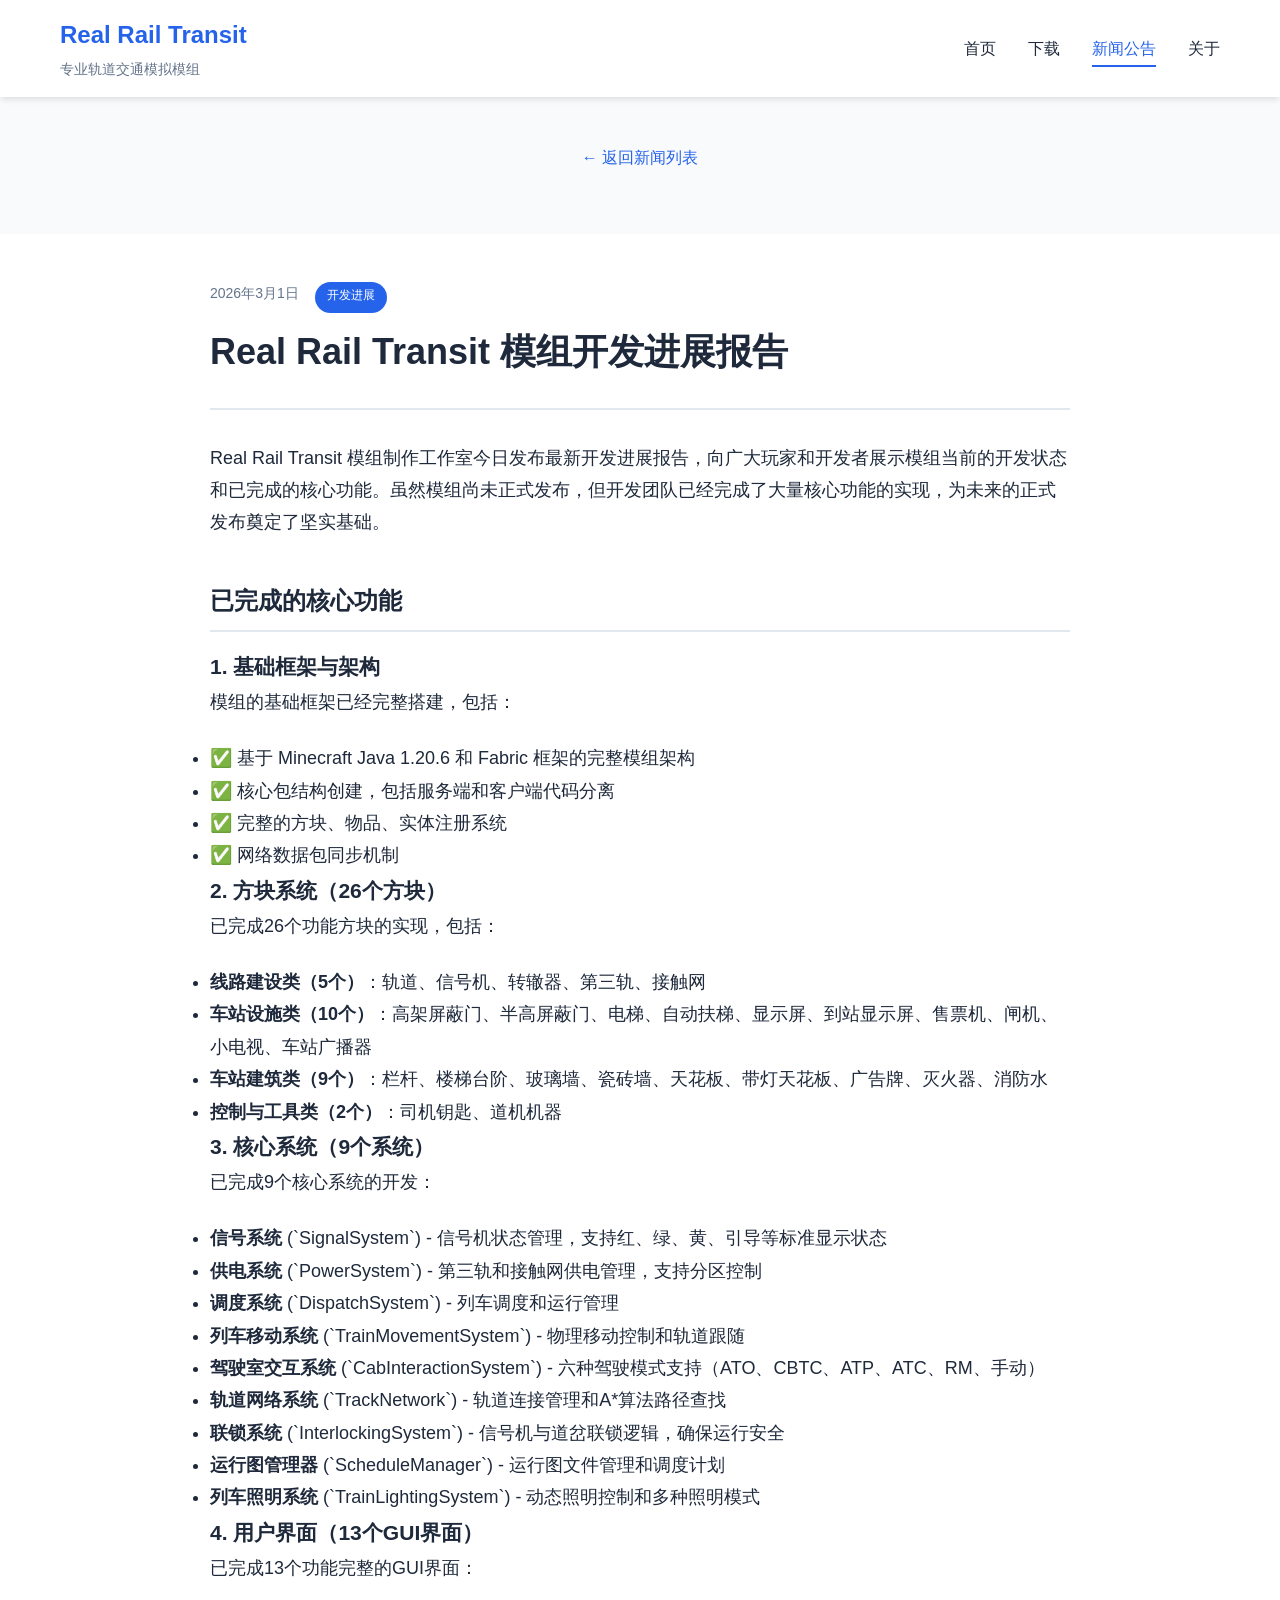
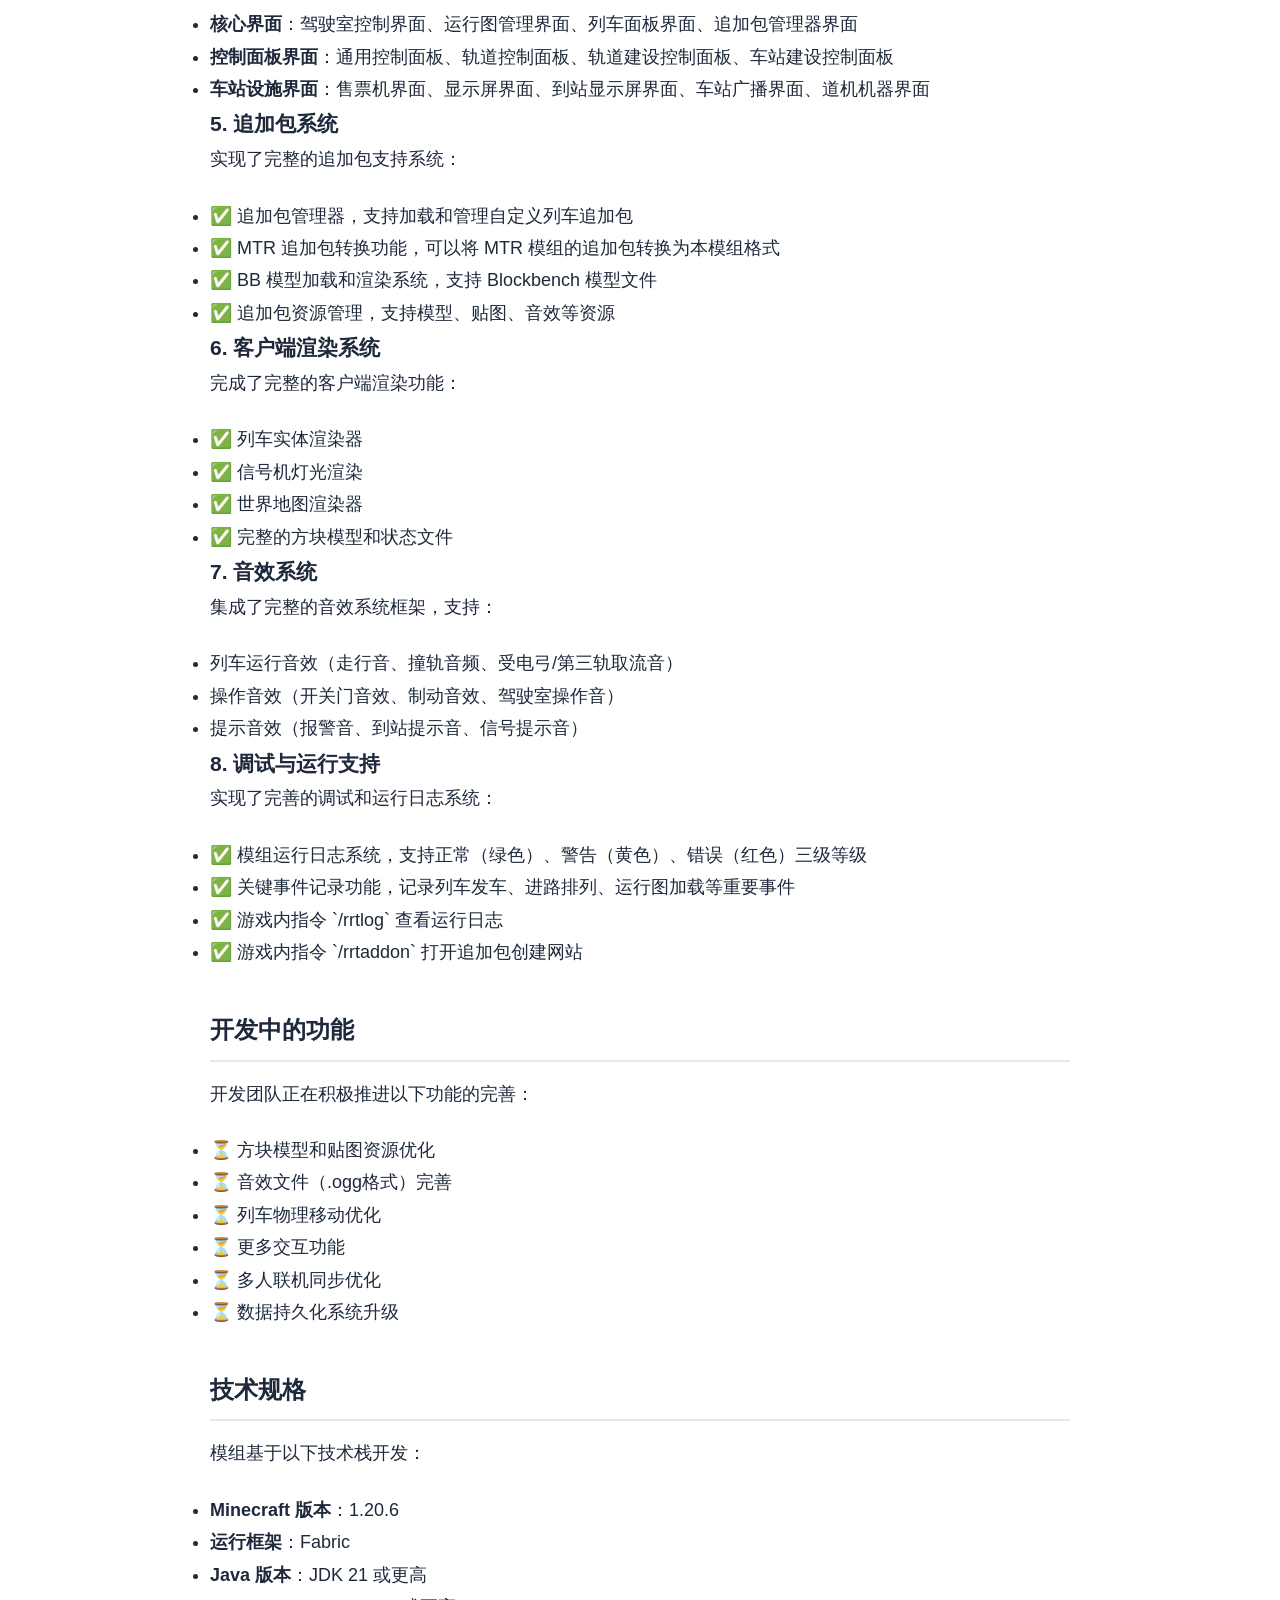
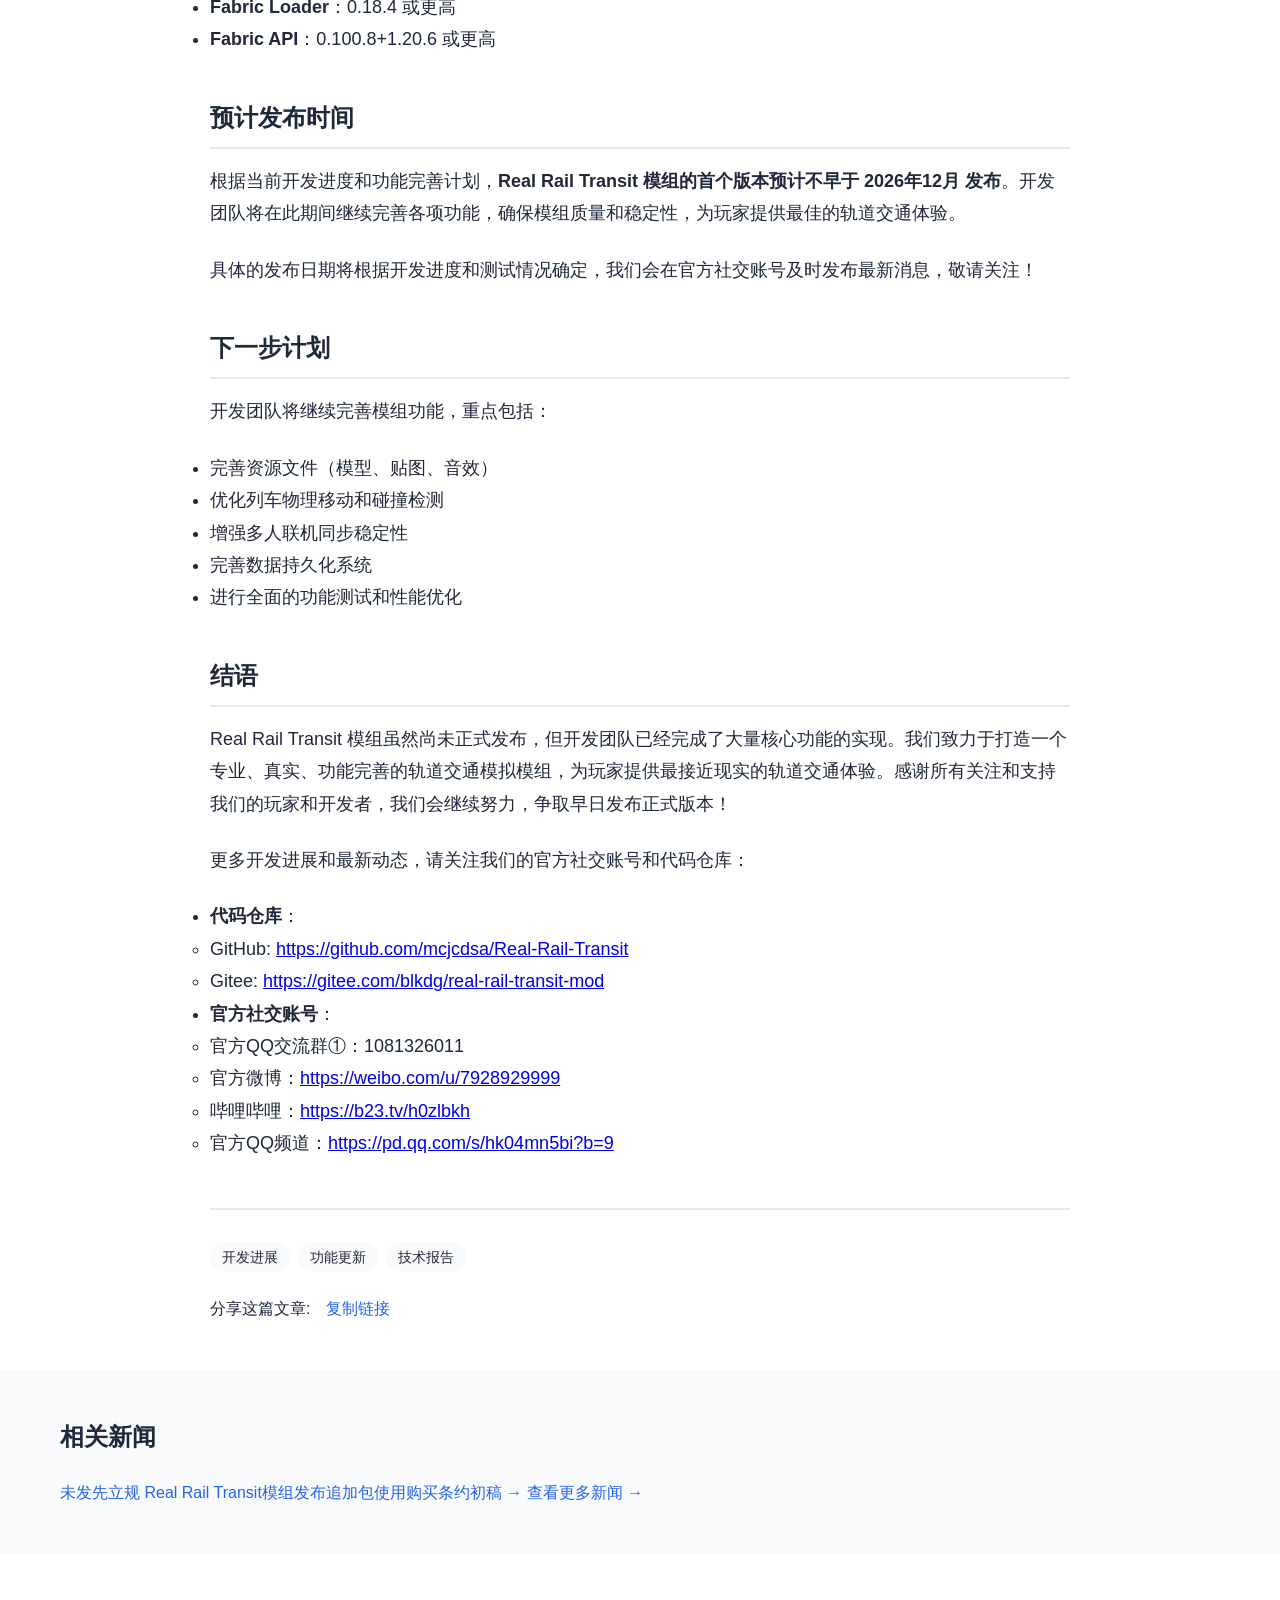
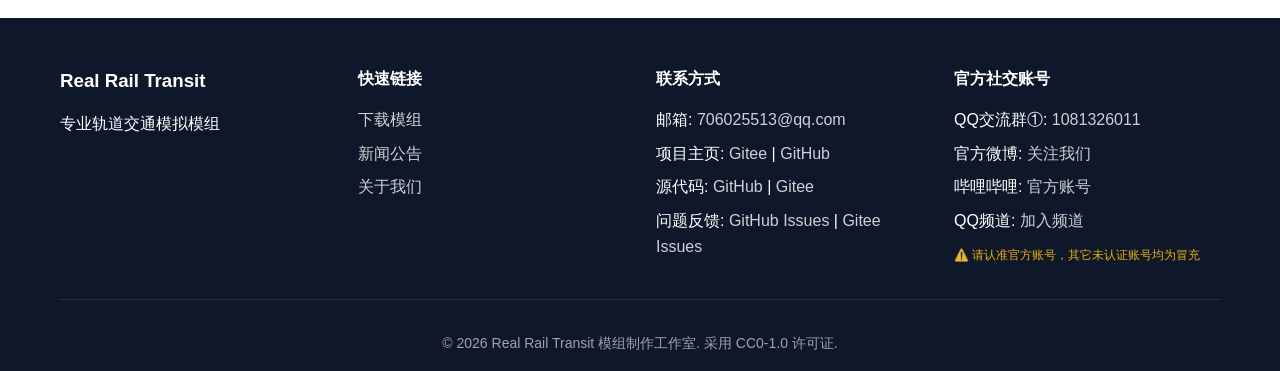
<file: website/news-development.html>
<!DOCTYPE html>
<html lang="zh-CN">
<head>
    <meta charset="UTF-8">
    <meta name="viewport" content="width=device-width, initial-scale=1.0">
    <title>Real Rail Transit 模组开发进展报告 - Real Rail Transit</title>
    <link rel="stylesheet" href="css/style.css">
    <script src="js/main.js" defer></script>
</head>
<body>
    <header class="header">
        <nav class="navbar">
            <div class="container">
                <div class="nav-brand">
                    <h1>Real Rail Transit</h1>
                    <p class="subtitle">专业轨道交通模拟模组</p>
                </div>
                <ul class="nav-menu">
                    <li><a href="index.html">首页</a></li>
                    <li><a href="download.html">下载</a></li>
                    <li><a href="news.html" class="active">新闻公告</a></li>
                    <li><a href="about.html">关于</a></li>
                </ul>
            </div>
        </nav>
    </header>

    <main>
        <section class="page-header">
            <div class="container">
                <a href="news.html" class="back-link">← 返回新闻列表</a>
            </div>
        </section>

        <article class="news-detail">
            <div class="container">
                <header class="news-header">
                    <div class="news-meta">
                        <span class="news-date">2026年3月1日</span>
                        <span class="news-category">开发进展</span>
                    </div>
                    <h1>Real Rail Transit 模组开发进展报告</h1>
                </header>

                <div class="news-content">
                    <p>Real Rail Transit 模组制作工作室今日发布最新开发进展报告，向广大玩家和开发者展示模组当前的开发状态和已完成的核心功能。虽然模组尚未正式发布，但开发团队已经完成了大量核心功能的实现，为未来的正式发布奠定了坚实基础。</p>

                    <h2>已完成的核心功能</h2>

                    <h3>1. 基础框架与架构</h3>
                    <p>模组的基础框架已经完整搭建，包括：</p>
                    <ul>
                        <li>✅ 基于 Minecraft Java 1.20.6 和 Fabric 框架的完整模组架构</li>
                        <li>✅ 核心包结构创建，包括服务端和客户端代码分离</li>
                        <li>✅ 完整的方块、物品、实体注册系统</li>
                        <li>✅ 网络数据包同步机制</li>
                    </ul>

                    <h3>2. 方块系统（26个方块）</h3>
                    <p>已完成26个功能方块的实现，包括：</p>
                    <ul>
                        <li><strong>线路建设类（5个）</strong>：轨道、信号机、转辙器、第三轨、接触网</li>
                        <li><strong>车站设施类（10个）</strong>：高架屏蔽门、半高屏蔽门、电梯、自动扶梯、显示屏、到站显示屏、售票机、闸机、小电视、车站广播器</li>
                        <li><strong>车站建筑类（9个）</strong>：栏杆、楼梯台阶、玻璃墙、瓷砖墙、天花板、带灯天花板、广告牌、灭火器、消防水</li>
                        <li><strong>控制与工具类（2个）</strong>：司机钥匙、道机机器</li>
                    </ul>

                    <h3>3. 核心系统（9个系统）</h3>
                    <p>已完成9个核心系统的开发：</p>
                    <ul>
                        <li><strong>信号系统</strong> (`SignalSystem`) - 信号机状态管理，支持红、绿、黄、引导等标准显示状态</li>
                        <li><strong>供电系统</strong> (`PowerSystem`) - 第三轨和接触网供电管理，支持分区控制</li>
                        <li><strong>调度系统</strong> (`DispatchSystem`) - 列车调度和运行管理</li>
                        <li><strong>列车移动系统</strong> (`TrainMovementSystem`) - 物理移动控制和轨道跟随</li>
                        <li><strong>驾驶室交互系统</strong> (`CabInteractionSystem`) - 六种驾驶模式支持（ATO、CBTC、ATP、ATC、RM、手动）</li>
                        <li><strong>轨道网络系统</strong> (`TrackNetwork`) - 轨道连接管理和A*算法路径查找</li>
                        <li><strong>联锁系统</strong> (`InterlockingSystem`) - 信号机与道岔联锁逻辑，确保运行安全</li>
                        <li><strong>运行图管理器</strong> (`ScheduleManager`) - 运行图文件管理和调度计划</li>
                        <li><strong>列车照明系统</strong> (`TrainLightingSystem`) - 动态照明控制和多种照明模式</li>
                    </ul>

                    <h3>4. 用户界面（13个GUI界面）</h3>
                    <p>已完成13个功能完整的GUI界面：</p>
                    <ul>
                        <li><strong>核心界面</strong>：驾驶室控制界面、运行图管理界面、列车面板界面、追加包管理器界面</li>
                        <li><strong>控制面板界面</strong>：通用控制面板、轨道控制面板、轨道建设控制面板、车站建设控制面板</li>
                        <li><strong>车站设施界面</strong>：售票机界面、显示屏界面、到站显示屏界面、车站广播界面、道机机器界面</li>
                    </ul>

                    <h3>5. 追加包系统</h3>
                    <p>实现了完整的追加包支持系统：</p>
                    <ul>
                        <li>✅ 追加包管理器，支持加载和管理自定义列车追加包</li>
                        <li>✅ MTR 追加包转换功能，可以将 MTR 模组的追加包转换为本模组格式</li>
                        <li>✅ BB 模型加载和渲染系统，支持 Blockbench 模型文件</li>
                        <li>✅ 追加包资源管理，支持模型、贴图、音效等资源</li>
                    </ul>

                    <h3>6. 客户端渲染系统</h3>
                    <p>完成了完整的客户端渲染功能：</p>
                    <ul>
                        <li>✅ 列车实体渲染器</li>
                        <li>✅ 信号机灯光渲染</li>
                        <li>✅ 世界地图渲染器</li>
                        <li>✅ 完整的方块模型和状态文件</li>
                    </ul>

                    <h3>7. 音效系统</h3>
                    <p>集成了完整的音效系统框架，支持：</p>
                    <ul>
                        <li>列车运行音效（走行音、撞轨音频、受电弓/第三轨取流音）</li>
                        <li>操作音效（开关门音效、制动音效、驾驶室操作音）</li>
                        <li>提示音效（报警音、到站提示音、信号提示音）</li>
                    </ul>

                    <h3>8. 调试与运行支持</h3>
                    <p>实现了完善的调试和运行日志系统：</p>
                    <ul>
                        <li>✅ 模组运行日志系统，支持正常（绿色）、警告（黄色）、错误（红色）三级等级</li>
                        <li>✅ 关键事件记录功能，记录列车发车、进路排列、运行图加载等重要事件</li>
                        <li>✅ 游戏内指令 `/rrtlog` 查看运行日志</li>
                        <li>✅ 游戏内指令 `/rrtaddon` 打开追加包创建网站</li>
                    </ul>

                    <h2>开发中的功能</h2>
                    <p>开发团队正在积极推进以下功能的完善：</p>
                    <ul>
                        <li>⏳ 方块模型和贴图资源优化</li>
                        <li>⏳ 音效文件（.ogg格式）完善</li>
                        <li>⏳ 列车物理移动优化</li>
                        <li>⏳ 更多交互功能</li>
                        <li>⏳ 多人联机同步优化</li>
                        <li>⏳ 数据持久化系统升级</li>
                    </ul>

                    <h2>技术规格</h2>
                    <p>模组基于以下技术栈开发：</p>
                    <ul>
                        <li><strong>Minecraft 版本</strong>：1.20.6</li>
                        <li><strong>运行框架</strong>：Fabric</li>
                        <li><strong>Java 版本</strong>：JDK 21 或更高</li>
                        <li><strong>Fabric Loader</strong>：0.18.4 或更高</li>
                        <li><strong>Fabric API</strong>：0.100.8+1.20.6 或更高</li>
                    </ul>

                    <h2>预计发布时间</h2>
                    <p>根据当前开发进度和功能完善计划，<strong>Real Rail Transit 模组的首个版本预计不早于 2026年12月 发布</strong>。开发团队将在此期间继续完善各项功能，确保模组质量和稳定性，为玩家提供最佳的轨道交通体验。</p>
                    <p>具体的发布日期将根据开发进度和测试情况确定，我们会在官方社交账号及时发布最新消息，敬请关注！</p>

                    <h2>下一步计划</h2>
                    <p>开发团队将继续完善模组功能，重点包括：</p>
                    <ul>
                        <li>完善资源文件（模型、贴图、音效）</li>
                        <li>优化列车物理移动和碰撞检测</li>
                        <li>增强多人联机同步稳定性</li>
                        <li>完善数据持久化系统</li>
                        <li>进行全面的功能测试和性能优化</li>
                    </ul>

                    <h2>结语</h2>
                    <p>Real Rail Transit 模组虽然尚未正式发布，但开发团队已经完成了大量核心功能的实现。我们致力于打造一个专业、真实、功能完善的轨道交通模拟模组，为玩家提供最接近现实的轨道交通体验。感谢所有关注和支持我们的玩家和开发者，我们会继续努力，争取早日发布正式版本！</p>

                    <p>更多开发进展和最新动态，请关注我们的官方社交账号和代码仓库：</p>
                    <ul>
                        <li><strong>代码仓库</strong>：
                            <ul>
                                <li>GitHub: <a href="https://github.com/mcjcdsa/Real-Rail-Transit" target="_blank" rel="noopener">https://github.com/mcjcdsa/Real-Rail-Transit</a></li>
                                <li>Gitee: <a href="https://gitee.com/blkdg/real-rail-transit-mod" target="_blank" rel="noopener">https://gitee.com/blkdg/real-rail-transit-mod</a></li>
                            </ul>
                        </li>
                        <li><strong>官方社交账号</strong>：
                            <ul>
                                <li>官方QQ交流群①：1081326011</li>
                                <li>官方微博：<a href="https://weibo.com/u/7928929999" target="_blank" rel="noopener">https://weibo.com/u/7928929999</a></li>
                                <li>哔哩哔哩：<a href="https://b23.tv/h0zlbkh" target="_blank" rel="noopener">https://b23.tv/h0zlbkh</a></li>
                                <li>官方QQ频道：<a href="https://pd.qq.com/s/hk04mn5bi?b=9" target="_blank" rel="noopener">https://pd.qq.com/s/hk04mn5bi?b=9</a></li>
                            </ul>
                        </li>
                    </ul>
                </div>

                <div class="news-footer">
                    <div class="news-tags">
                        <span class="tag">开发进展</span>
                        <span class="tag">功能更新</span>
                        <span class="tag">技术报告</span>
                    </div>
                    <div class="news-share">
                        <p>分享这篇文章:</p>
                        <a href="#" class="share-link">复制链接</a>
                    </div>
                </div>
            </div>
        </article>

        <section class="related-news">
            <div class="container">
                <h2>相关新闻</h2>
                <div class="related-list">
                    <a href="news-detail.html" class="related-item">未发先立规 Real Rail Transit模组发布追加包使用购买条约初稿 →</a>
                    <a href="news.html" class="related-item">查看更多新闻 →</a>
                </div>
            </div>
        </section>
    </main>

    <footer class="footer">
        <div class="container">
            <div class="footer-content">
                <div class="footer-section">
                    <h3>Real Rail Transit</h3>
                    <p>专业轨道交通模拟模组</p>
                </div>
                <div class="footer-section">
                    <h4>快速链接</h4>
                    <ul>
                        <li><a href="download.html">下载模组</a></li>
                        <li><a href="news.html">新闻公告</a></li>
                        <li><a href="about.html">关于我们</a></li>
                    </ul>
                </div>
                <div class="footer-section">
                    <h4>联系方式</h4>
                    <ul>
                        <li>邮箱: <a href="mailto:706025513@qq.com">706025513@qq.com</a></li>
                        <li>项目主页: <a href="https://gitee.com/blkdg/real-rail-transit-mod" target="_blank" rel="noopener">Gitee</a> | <a href="https://github.com/mcjcdsa/Real-Rail-Transit" target="_blank" rel="noopener">GitHub</a></li>
                        <li>源代码: <a href="https://github.com/mcjcdsa/Real-Rail-Transit.git" target="_blank" rel="noopener">GitHub</a> | <a href="https://gitee.com/blkdg/real-rail-transit-mod.git" target="_blank" rel="noopener">Gitee</a></li>
                        <li>问题反馈: <a href="https://github.com/mcjcdsa/Real-Rail-Transit/issues" target="_blank" rel="noopener">GitHub Issues</a> | <a href="https://gitee.com/blkdg/real-rail-transit-mod/issues" target="_blank" rel="noopener">Gitee Issues</a></li>
                    </ul>
                </div>
                <div class="footer-section">
                    <h4>官方社交账号</h4>
                    <ul>
                        <li>QQ交流群①: <a href="https://qm.qq.com/q/1081326011" target="_blank" rel="noopener">1081326011</a></li>
                        <li>官方微博: <a href="https://weibo.com/u/7928929999" target="_blank" rel="noopener">关注我们</a></li>
                        <li>哔哩哔哩: <a href="https://b23.tv/h0zlbkh" target="_blank" rel="noopener">官方账号</a></li>
                        <li>QQ频道: <a href="https://pd.qq.com/s/hk04mn5bi?b=9" target="_blank" rel="noopener">加入频道</a></li>
                    </ul>
                    <p class="footer-notice">⚠️ 请认准官方账号，其它未认证账号均为冒充</p>
                </div>
            </div>
            <div class="footer-bottom">
                <p>&copy; 2026 Real Rail Transit 模组制作工作室. 采用 CC0-1.0 许可证.</p>
            </div>
        </div>
    </footer>
</body>
</html>
</file>
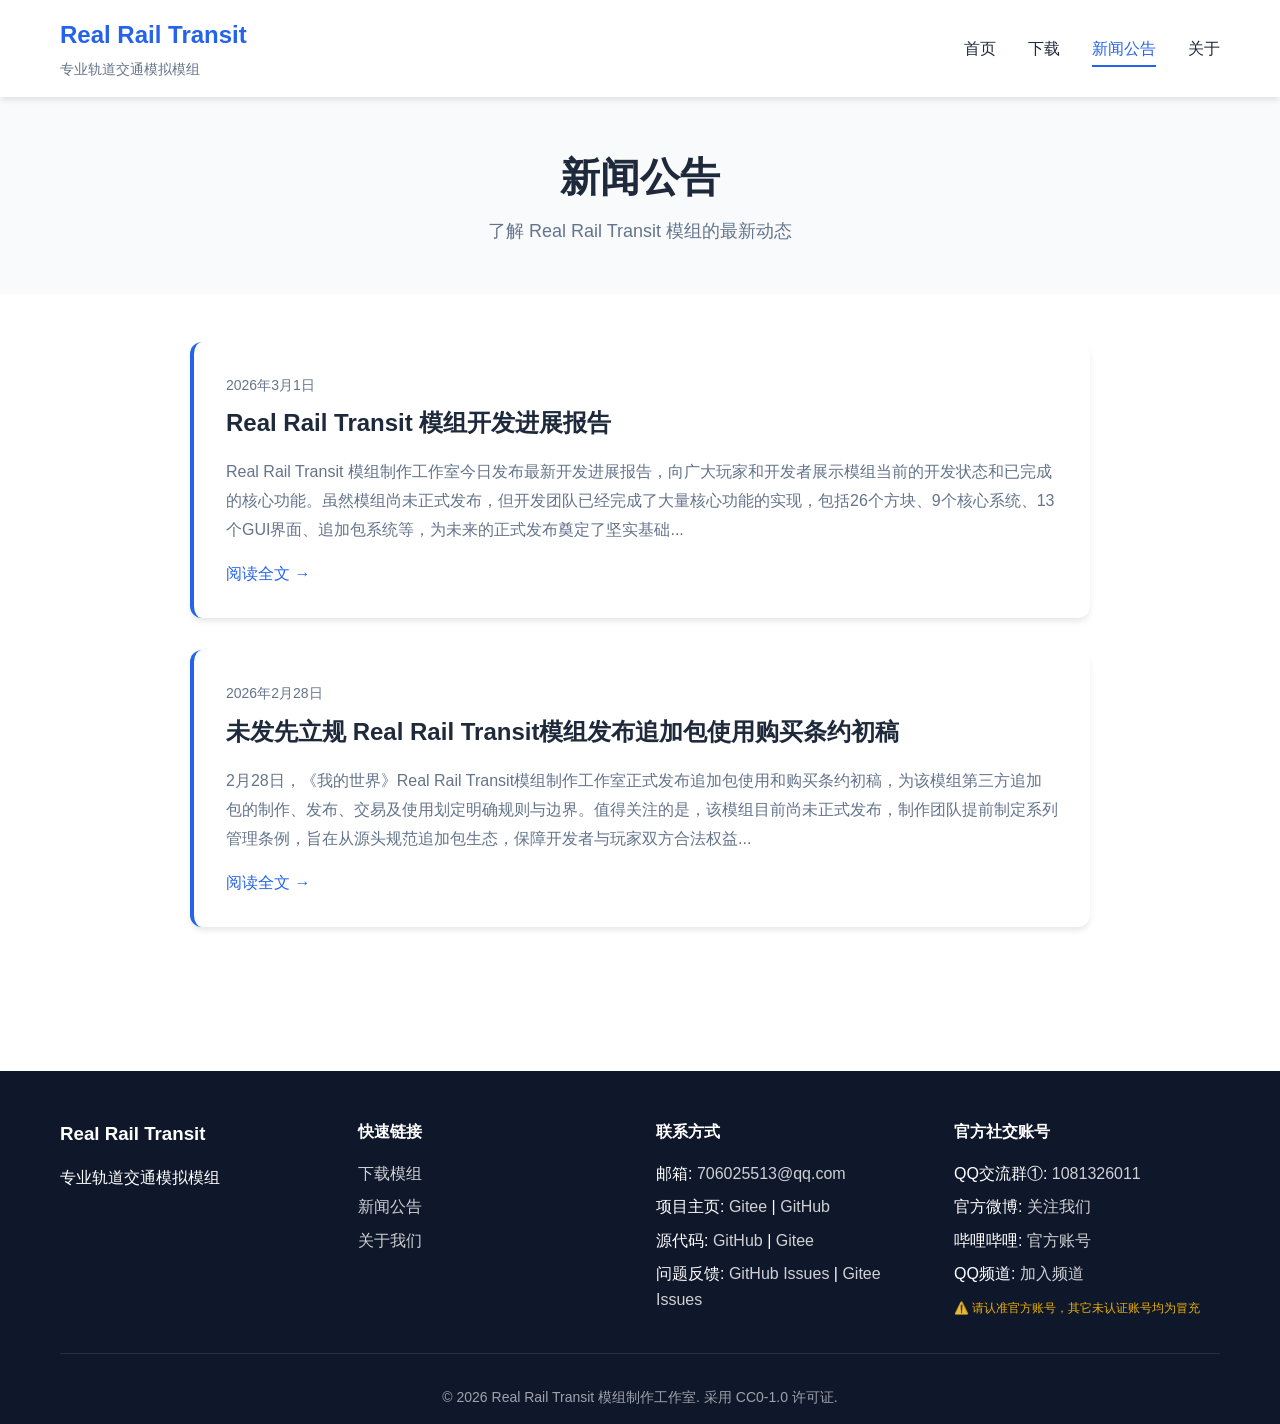
<file: website/news.html>
<!DOCTYPE html>
<html lang="zh-CN">
<head>
    <meta charset="UTF-8">
    <meta name="viewport" content="width=device-width, initial-scale=1.0">
    <title>新闻公告 - Real Rail Transit</title>
    <link rel="stylesheet" href="css/style.css">
</head>
<body>
    <header class="header">
        <nav class="navbar">
            <div class="container">
                <div class="nav-brand">
                    <h1>Real Rail Transit</h1>
                    <p class="subtitle">专业轨道交通模拟模组</p>
                </div>
                <ul class="nav-menu">
                    <li><a href="index.html">首页</a></li>
                    <li><a href="download.html">下载</a></li>
                    <li><a href="news.html" class="active">新闻公告</a></li>
                    <li><a href="about.html">关于</a></li>
                </ul>
            </div>
        </nav>
    </header>

    <main>
        <section class="page-header">
            <div class="container">
                <h1>新闻公告</h1>
                <p>了解 Real Rail Transit 模组的最新动态</p>
            </div>
        </section>

        <section class="news-section">
            <div class="container">
                <div class="news-list">
                    <article class="news-item">
                        <div class="news-date">2026年3月1日</div>
                        <h2><a href="news-development.html">Real Rail Transit 模组开发进展报告</a></h2>
                        <p class="news-excerpt">Real Rail Transit 模组制作工作室今日发布最新开发进展报告，向广大玩家和开发者展示模组当前的开发状态和已完成的核心功能。虽然模组尚未正式发布，但开发团队已经完成了大量核心功能的实现，包括26个方块、9个核心系统、13个GUI界面、追加包系统等，为未来的正式发布奠定了坚实基础...</p>
                        <a href="news-development.html" class="read-more">阅读全文 →</a>
                    </article>
                    <article class="news-item">
                        <div class="news-date">2026年2月28日</div>
                        <h2><a href="news-detail.html">未发先立规 Real Rail Transit模组发布追加包使用购买条约初稿</a></h2>
                        <p class="news-excerpt">2月28日，《我的世界》Real Rail Transit模组制作工作室正式发布追加包使用和购买条约初稿，为该模组第三方追加包的制作、发布、交易及使用划定明确规则与边界。值得关注的是，该模组目前尚未正式发布，制作团队提前制定系列管理条例，旨在从源头规范追加包生态，保障开发者与玩家双方合法权益...</p>
                        <a href="news-detail.html" class="read-more">阅读全文 →</a>
                    </article>
                </div>
            </div>
        </section>
    </main>

    <footer class="footer">
        <div class="container">
            <div class="footer-content">
                <div class="footer-section">
                    <h3>Real Rail Transit</h3>
                    <p>专业轨道交通模拟模组</p>
                </div>
                <div class="footer-section">
                    <h4>快速链接</h4>
                    <ul>
                        <li><a href="download.html">下载模组</a></li>
                        <li><a href="news.html">新闻公告</a></li>
                        <li><a href="about.html">关于我们</a></li>
                    </ul>
                </div>
                <div class="footer-section">
                    <h4>联系方式</h4>
                    <ul>
                        <li>邮箱: <a href="mailto:706025513@qq.com">706025513@qq.com</a></li>
                        <li>项目主页: <a href="https://gitee.com/blkdg/real-rail-transit-mod" target="_blank" rel="noopener">Gitee</a> | <a href="https://github.com/mcjcdsa/Real-Rail-Transit" target="_blank" rel="noopener">GitHub</a></li>
                        <li>源代码: <a href="https://github.com/mcjcdsa/Real-Rail-Transit.git" target="_blank" rel="noopener">GitHub</a> | <a href="https://gitee.com/blkdg/real-rail-transit-mod.git" target="_blank" rel="noopener">Gitee</a></li>
                        <li>问题反馈: <a href="https://github.com/mcjcdsa/Real-Rail-Transit/issues" target="_blank" rel="noopener">GitHub Issues</a> | <a href="https://gitee.com/blkdg/real-rail-transit-mod/issues" target="_blank" rel="noopener">Gitee Issues</a></li>
                    </ul>
                </div>
                <div class="footer-section">
                    <h4>官方社交账号</h4>
                    <ul>
                        <li>QQ交流群①: <a href="https://qm.qq.com/q/1081326011" target="_blank" rel="noopener">1081326011</a></li>
                        <li>官方微博: <a href="https://weibo.com/u/7928929999" target="_blank" rel="noopener">关注我们</a></li>
                        <li>哔哩哔哩: <a href="https://b23.tv/h0zlbkh" target="_blank" rel="noopener">官方账号</a></li>
                        <li>QQ频道: <a href="https://pd.qq.com/s/hk04mn5bi?b=9" target="_blank" rel="noopener">加入频道</a></li>
                    </ul>
                    <p class="footer-notice">⚠️ 请认准官方账号，其它未认证账号均为冒充</p>
                </div>
            </div>
            <div class="footer-bottom">
                <p>&copy; 2026 Real Rail Transit 模组制作工作室. 采用 CC0-1.0 许可证.</p>
            </div>
        </div>
    </footer>
</body>
</html>
</file>
<file: website/css/style.css>
/* 全局样式 */
* {
    margin: 0;
    padding: 0;
    box-sizing: border-box;
}

:root {
    --primary-color: #2563eb;
    --primary-dark: #1e40af;
    --secondary-color: #64748b;
    --text-color: #1e293b;
    --text-light: #64748b;
    --bg-color: #ffffff;
    --bg-light: #f8fafc;
    --bg-dark: #0f172a;
    --border-color: #e2e8f0;
    --shadow: 0 4px 6px -1px rgba(0, 0, 0, 0.1);
    --shadow-lg: 0 10px 15px -3px rgba(0, 0, 0, 0.1);
}

body {
    font-family: -apple-system, BlinkMacSystemFont, 'Segoe UI', 'PingFang SC', 'Hiragino Sans GB', 'Microsoft YaHei', sans-serif;
    color: var(--text-color);
    line-height: 1.6;
    background-color: var(--bg-color);
}

.container {
    max-width: 1200px;
    margin: 0 auto;
    padding: 0 20px;
}

/* 导航栏 */
.header {
    background: var(--bg-color);
    box-shadow: var(--shadow);
    position: sticky;
    top: 0;
    z-index: 1000;
}

.navbar {
    padding: 1rem 0;
}

.navbar .container {
    display: flex;
    justify-content: space-between;
    align-items: center;
}

.nav-brand h1 {
    font-size: 1.5rem;
    color: var(--primary-color);
    margin-bottom: 0.25rem;
}

.nav-brand .subtitle {
    font-size: 0.875rem;
    color: var(--text-light);
}

.nav-menu {
    display: flex;
    list-style: none;
    gap: 2rem;
}

.nav-menu a {
    text-decoration: none;
    color: var(--text-color);
    font-weight: 500;
    transition: color 0.3s;
    padding: 0.5rem 0;
}

.nav-menu a:hover,
.nav-menu a.active {
    color: var(--primary-color);
    border-bottom: 2px solid var(--primary-color);
}

/* 按钮 */
.btn {
    display: inline-block;
    padding: 0.75rem 1.5rem;
    border-radius: 0.5rem;
    text-decoration: none;
    font-weight: 500;
    transition: all 0.3s;
    border: none;
    cursor: pointer;
}

.btn-primary {
    background: var(--primary-color);
    color: white;
}

.btn-primary:hover {
    background: var(--primary-dark);
    transform: translateY(-2px);
    box-shadow: var(--shadow-lg);
}

.btn-secondary {
    background: var(--bg-light);
    color: var(--text-color);
    border: 1px solid var(--border-color);
}

.btn-secondary:hover {
    background: var(--border-color);
}

/* Hero 区域 */
.hero {
    background: linear-gradient(135deg, var(--primary-color) 0%, var(--primary-dark) 100%);
    color: white;
    padding: 4rem 0;
    text-align: center;
}

.hero-content {
    max-width: 800px;
    margin: 0 auto;
}

.hero-title {
    font-size: 2.5rem;
    margin-bottom: 1rem;
    font-weight: 700;
}

.hero-description {
    font-size: 1.125rem;
    margin-bottom: 1rem;
    opacity: 0.95;
}

.hero-release-info {
    font-size: 1rem;
    margin-bottom: 2rem;
    opacity: 0.9;
    background: rgba(255, 255, 255, 0.15);
    padding: 0.75rem 1.5rem;
    border-radius: 0.5rem;
    display: inline-block;
    backdrop-filter: blur(10px);
}

.hero-buttons {
    display: flex;
    gap: 1rem;
    justify-content: center;
    flex-wrap: wrap;
}

/* 功能卡片 */
.features {
    padding: 4rem 0;
    background: var(--bg-light);
}

.section-title {
    text-align: center;
    font-size: 2rem;
    margin-bottom: 3rem;
    color: var(--text-color);
}

.features-grid {
    display: grid;
    grid-template-columns: repeat(auto-fit, minmax(300px, 1fr));
    gap: 2rem;
}

.feature-card {
    background: white;
    padding: 2rem;
    border-radius: 0.75rem;
    box-shadow: var(--shadow);
    transition: transform 0.3s, box-shadow 0.3s;
}

.feature-card:hover {
    transform: translateY(-5px);
    box-shadow: var(--shadow-lg);
}

.feature-icon {
    font-size: 3rem;
    margin-bottom: 1rem;
}

.feature-card h3 {
    font-size: 1.25rem;
    margin-bottom: 0.75rem;
    color: var(--text-color);
}

.feature-card p {
    color: var(--text-light);
}

/* 最新新闻 */
.latest-news {
    padding: 4rem 0;
}

.news-preview {
    max-width: 800px;
    margin: 0 auto;
}

.news-card {
    background: white;
    padding: 2rem;
    border-radius: 0.75rem;
    box-shadow: var(--shadow);
    border-left: 4px solid var(--primary-color);
}

.news-date {
    color: var(--text-light);
    font-size: 0.875rem;
    margin-bottom: 0.5rem;
}

.news-card h3 {
    margin-bottom: 1rem;
}

.news-card h3 a {
    color: var(--text-color);
    text-decoration: none;
    transition: color 0.3s;
}

.news-card h3 a:hover {
    color: var(--primary-color);
}

.news-card p {
    color: var(--text-light);
    margin-bottom: 1rem;
}

.read-more {
    color: var(--primary-color);
    text-decoration: none;
    font-weight: 500;
    transition: color 0.3s;
}

.read-more:hover {
    color: var(--primary-dark);
}

/* 页面头部 */
.page-header {
    background: var(--bg-light);
    padding: 3rem 0;
    text-align: center;
}

.page-header h1 {
    font-size: 2.5rem;
    margin-bottom: 0.5rem;
}

.page-header p {
    color: var(--text-light);
    font-size: 1.125rem;
}

.back-link {
    color: var(--primary-color);
    text-decoration: none;
    display: inline-block;
    margin-bottom: 1rem;
    transition: color 0.3s;
}

.back-link:hover {
    color: var(--primary-dark);
}

/* 下载页面 */
.download-notice-section {
    padding: 2rem 0;
    background: linear-gradient(135deg, #fff3cd 0%, #ffe69c 100%);
}

.download-notice {
    background: white;
    border: 3px solid #ffc107;
    border-radius: 1rem;
    padding: 2.5rem;
    display: flex;
    align-items: center;
    gap: 2rem;
    box-shadow: var(--shadow-lg);
    max-width: 900px;
    margin: 0 auto;
}

.notice-icon-large {
    font-size: 4rem;
    flex-shrink: 0;
}

.notice-content h2 {
    font-size: 1.75rem;
    color: #856404;
    margin-bottom: 1rem;
}

.notice-content p {
    color: #856404;
    font-size: 1.125rem;
    margin-bottom: 0.5rem;
    line-height: 1.6;
}

.notice-sub {
    color: #856404;
    font-size: 1rem;
    opacity: 0.9;
    margin-top: 0.5rem;
}

.download-section {
    padding: 3rem 0;
}

.download-info,
.download-version,
.download-instructions,
.download-alternative {
    margin-bottom: 3rem;
}

.download-info h2,
.download-version h2,
.download-instructions h2,
.download-alternative h2 {
    margin-bottom: 1.5rem;
    font-size: 1.75rem;
}

.requirements-list {
    list-style: none;
    background: var(--bg-light);
    padding: 1.5rem;
    border-radius: 0.5rem;
}

.requirements-list li {
    padding: 0.5rem 0;
    border-bottom: 1px solid var(--border-color);
}

.requirements-list li:last-child {
    border-bottom: none;
}

.version-card {
    background: white;
    border: 2px solid var(--border-color);
    border-radius: 0.75rem;
    padding: 2rem;
    box-shadow: var(--shadow);
}

.version-header {
    display: flex;
    justify-content: space-between;
    align-items: center;
    margin-bottom: 1.5rem;
    padding-bottom: 1rem;
    border-bottom: 2px solid var(--border-color);
}

.version-header h3 {
    font-size: 1.5rem;
}

.version-badge {
    background: var(--primary-color);
    color: white;
    padding: 0.25rem 0.75rem;
    border-radius: 1rem;
    font-size: 0.875rem;
    font-weight: 500;
}

.version-badge-coming {
    background: #ffc107;
    color: #856404;
}

.version-card-disabled {
    opacity: 0.9;
    border: 2px dashed var(--border-color);
}

.version-card-disabled .version-header h3 {
    color: var(--text-light);
}

.status-text {
    color: #ffc107;
    font-weight: 600;
}

.version-notice {
    margin-top: 1.5rem;
    padding-top: 1.5rem;
    border-top: 2px solid var(--border-color);
    text-align: center;
}

.version-notice p {
    color: #856404;
    font-weight: 500;
    font-size: 1rem;
}

.version-info {
    margin-bottom: 1.5rem;
}

.version-info p {
    margin-bottom: 0.5rem;
    color: var(--text-light);
}

.version-actions {
    display: flex;
    gap: 1rem;
    flex-wrap: wrap;
}

.instructions-list {
    background: var(--bg-light);
    padding: 2rem;
    border-radius: 0.5rem;
    list-style-position: inside;
}

.instructions-list li {
    padding: 0.75rem 0;
    color: var(--text-color);
}

.alternative-links {
    display: grid;
    grid-template-columns: repeat(auto-fit, minmax(250px, 1fr));
    gap: 1.5rem;
}

.link-card {
    background: white;
    border: 1px solid var(--border-color);
    border-radius: 0.5rem;
    padding: 1.5rem;
    text-decoration: none;
    color: var(--text-color);
    transition: all 0.3s;
    display: block;
}

.link-card:hover {
    border-color: var(--primary-color);
    box-shadow: var(--shadow);
    transform: translateY(-2px);
}

.link-card h3 {
    color: var(--primary-color);
    margin-bottom: 0.5rem;
}

.link-card p {
    color: var(--text-light);
    font-size: 0.875rem;
}

/* 新闻列表 */
.news-section {
    padding: 3rem 0;
}

.news-list {
    max-width: 900px;
    margin: 0 auto;
}

.news-item {
    background: white;
    padding: 2rem;
    border-radius: 0.75rem;
    box-shadow: var(--shadow);
    margin-bottom: 2rem;
    border-left: 4px solid var(--primary-color);
}

.news-item .news-date {
    color: var(--text-light);
    font-size: 0.875rem;
    margin-bottom: 0.5rem;
}

.news-item h2 {
    margin-bottom: 1rem;
}

.news-item h2 a {
    color: var(--text-color);
    text-decoration: none;
    transition: color 0.3s;
}

.news-item h2 a:hover {
    color: var(--primary-color);
}

.news-excerpt {
    color: var(--text-light);
    margin-bottom: 1rem;
    line-height: 1.8;
}

/* 新闻详情 */
.news-detail {
    padding: 3rem 0;
    max-width: 900px;
    margin: 0 auto;
}

.news-header {
    margin-bottom: 2rem;
    padding-bottom: 2rem;
    border-bottom: 2px solid var(--border-color);
}

.news-meta {
    display: flex;
    gap: 1rem;
    margin-bottom: 1rem;
    font-size: 0.875rem;
}

.news-date {
    color: var(--text-light);
}

.news-category {
    background: var(--primary-color);
    color: white;
    padding: 0.25rem 0.75rem;
    border-radius: 1rem;
    font-size: 0.75rem;
}

.news-header h1 {
    font-size: 2.25rem;
    line-height: 1.3;
    color: var(--text-color);
}

.news-content {
    font-size: 1.125rem;
    line-height: 1.8;
    color: var(--text-color);
}

.news-content p {
    margin-bottom: 1.5rem;
}

.news-content h2 {
    font-size: 1.5rem;
    margin-top: 2.5rem;
    margin-bottom: 1rem;
    color: var(--text-color);
    padding-bottom: 0.5rem;
    border-bottom: 2px solid var(--border-color);
}

.news-footer {
    margin-top: 3rem;
    padding-top: 2rem;
    border-top: 2px solid var(--border-color);
}

.news-tags {
    display: flex;
    gap: 0.5rem;
    flex-wrap: wrap;
    margin-bottom: 1.5rem;
}

.tag {
    background: var(--bg-light);
    color: var(--text-color);
    padding: 0.25rem 0.75rem;
    border-radius: 1rem;
    font-size: 0.875rem;
}

.news-share {
    display: flex;
    align-items: center;
    gap: 1rem;
}

.share-link {
    color: var(--primary-color);
    text-decoration: none;
    font-weight: 500;
}

.share-link:hover {
    color: var(--primary-dark);
}

.related-news {
    padding: 3rem 0;
    background: var(--bg-light);
}

.related-news h2 {
    margin-bottom: 1.5rem;
}

.related-item {
    color: var(--primary-color);
    text-decoration: none;
    font-weight: 500;
    transition: color 0.3s;
}

.related-item:hover {
    color: var(--primary-dark);
}

/* 关于页面 */
.about-section {
    padding: 3rem 0;
}

.about-content {
    max-width: 900px;
    margin: 0 auto;
}

.about-content h2 {
    margin-top: 2rem;
    margin-bottom: 1rem;
    font-size: 1.75rem;
}

.about-content p {
    margin-bottom: 1.5rem;
    line-height: 1.8;
    color: var(--text-color);
}

.about-content ul {
    margin-left: 2rem;
    margin-bottom: 1.5rem;
}

.about-content li {
    margin-bottom: 0.5rem;
    color: var(--text-color);
}

/* 页脚 */
.footer {
    background: var(--bg-dark);
    color: white;
    padding: 3rem 0 1rem;
    margin-top: 4rem;
}

.footer-content {
    display: grid;
    grid-template-columns: repeat(auto-fit, minmax(250px, 1fr));
    gap: 2rem;
    margin-bottom: 2rem;
}

.footer-section h3,
.footer-section h4 {
    margin-bottom: 1rem;
}

.footer-section ul {
    list-style: none;
}

.footer-section ul li {
    margin-bottom: 0.5rem;
}

.footer-section a {
    color: rgba(255, 255, 255, 0.8);
    text-decoration: none;
    transition: color 0.3s;
}

.footer-section a:hover {
    color: white;
}

.footer-bottom {
    text-align: center;
    padding-top: 2rem;
    border-top: 1px solid rgba(255, 255, 255, 0.1);
    color: rgba(255, 255, 255, 0.6);
    font-size: 0.875rem;
}

.footer-notice {
    margin-top: 0.75rem;
    font-size: 0.75rem;
    color: rgba(255, 193, 7, 0.9);
    font-weight: 500;
}

/* 社区交流群 */
.community {
    padding: 4rem 0;
    background: var(--bg-light);
}

.official-notice {
    background: #fff3cd;
    border: 2px solid #ffc107;
    border-radius: 0.5rem;
    padding: 1.5rem;
    margin-bottom: 2rem;
    display: flex;
    align-items: flex-start;
    gap: 1rem;
}

.notice-icon {
    font-size: 1.5rem;
    flex-shrink: 0;
}

.official-notice p {
    margin: 0;
    color: #856404;
    line-height: 1.6;
}

.official-notice strong {
    color: #856404;
}

.community-grid {
    display: grid;
    grid-template-columns: repeat(auto-fit, minmax(250px, 1fr));
    gap: 2rem;
}

.community-card {
    background: white;
    padding: 2rem;
    border-radius: 0.75rem;
    box-shadow: var(--shadow);
    text-decoration: none;
    color: var(--text-color);
    transition: all 0.3s;
    display: block;
    text-align: center;
    border: 2px solid transparent;
}

.community-card:hover {
    transform: translateY(-5px);
    box-shadow: var(--shadow-lg);
    border-color: var(--primary-color);
}

.community-icon {
    font-size: 3rem;
    margin-bottom: 1rem;
}

.community-card h3 {
    font-size: 1.25rem;
    margin-bottom: 0.5rem;
    color: var(--text-color);
}

.community-card p {
    color: var(--text-light);
    margin-bottom: 1rem;
}

.community-link {
    color: var(--primary-color);
    font-weight: 500;
    display: inline-block;
}

.community-card:hover .community-link {
    color: var(--primary-dark);
}

/* 响应式设计 */
@media (max-width: 768px) {
    .nav-menu {
        flex-direction: column;
        gap: 0.5rem;
    }

    .hero-title {
        font-size: 2rem;
    }

    .hero-description {
        font-size: 1rem;
    }

    .features-grid {
        grid-template-columns: 1fr;
    }

    .version-header {
        flex-direction: column;
        align-items: flex-start;
        gap: 1rem;
    }

    .news-header h1 {
        font-size: 1.75rem;
    }

    .news-content {
        font-size: 1rem;
    }

    .download-notice {
        flex-direction: column;
        text-align: center;
        padding: 2rem;
    }

    .notice-icon-large {
        font-size: 3rem;
    }

    .notice-content h2 {
        font-size: 1.5rem;
    }

    .notice-content p {
        font-size: 1rem;
    }
}
</file>
